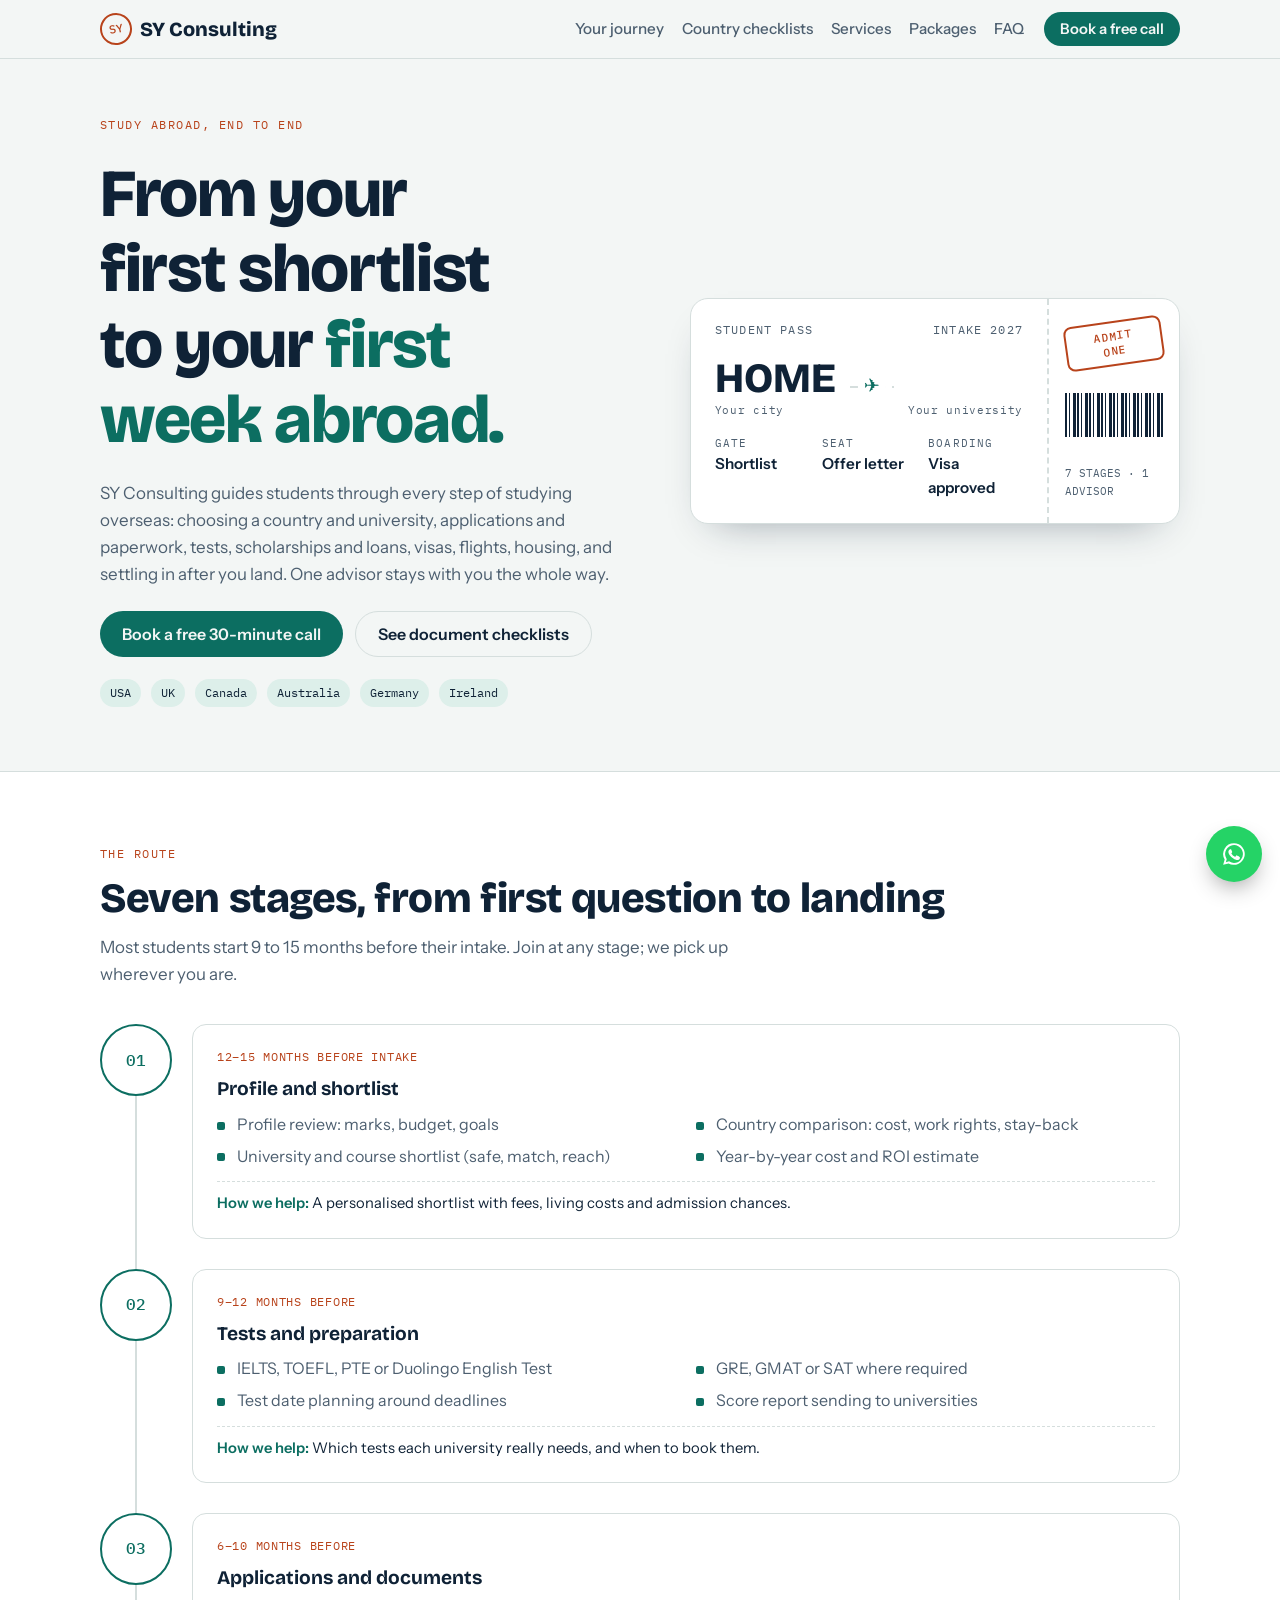
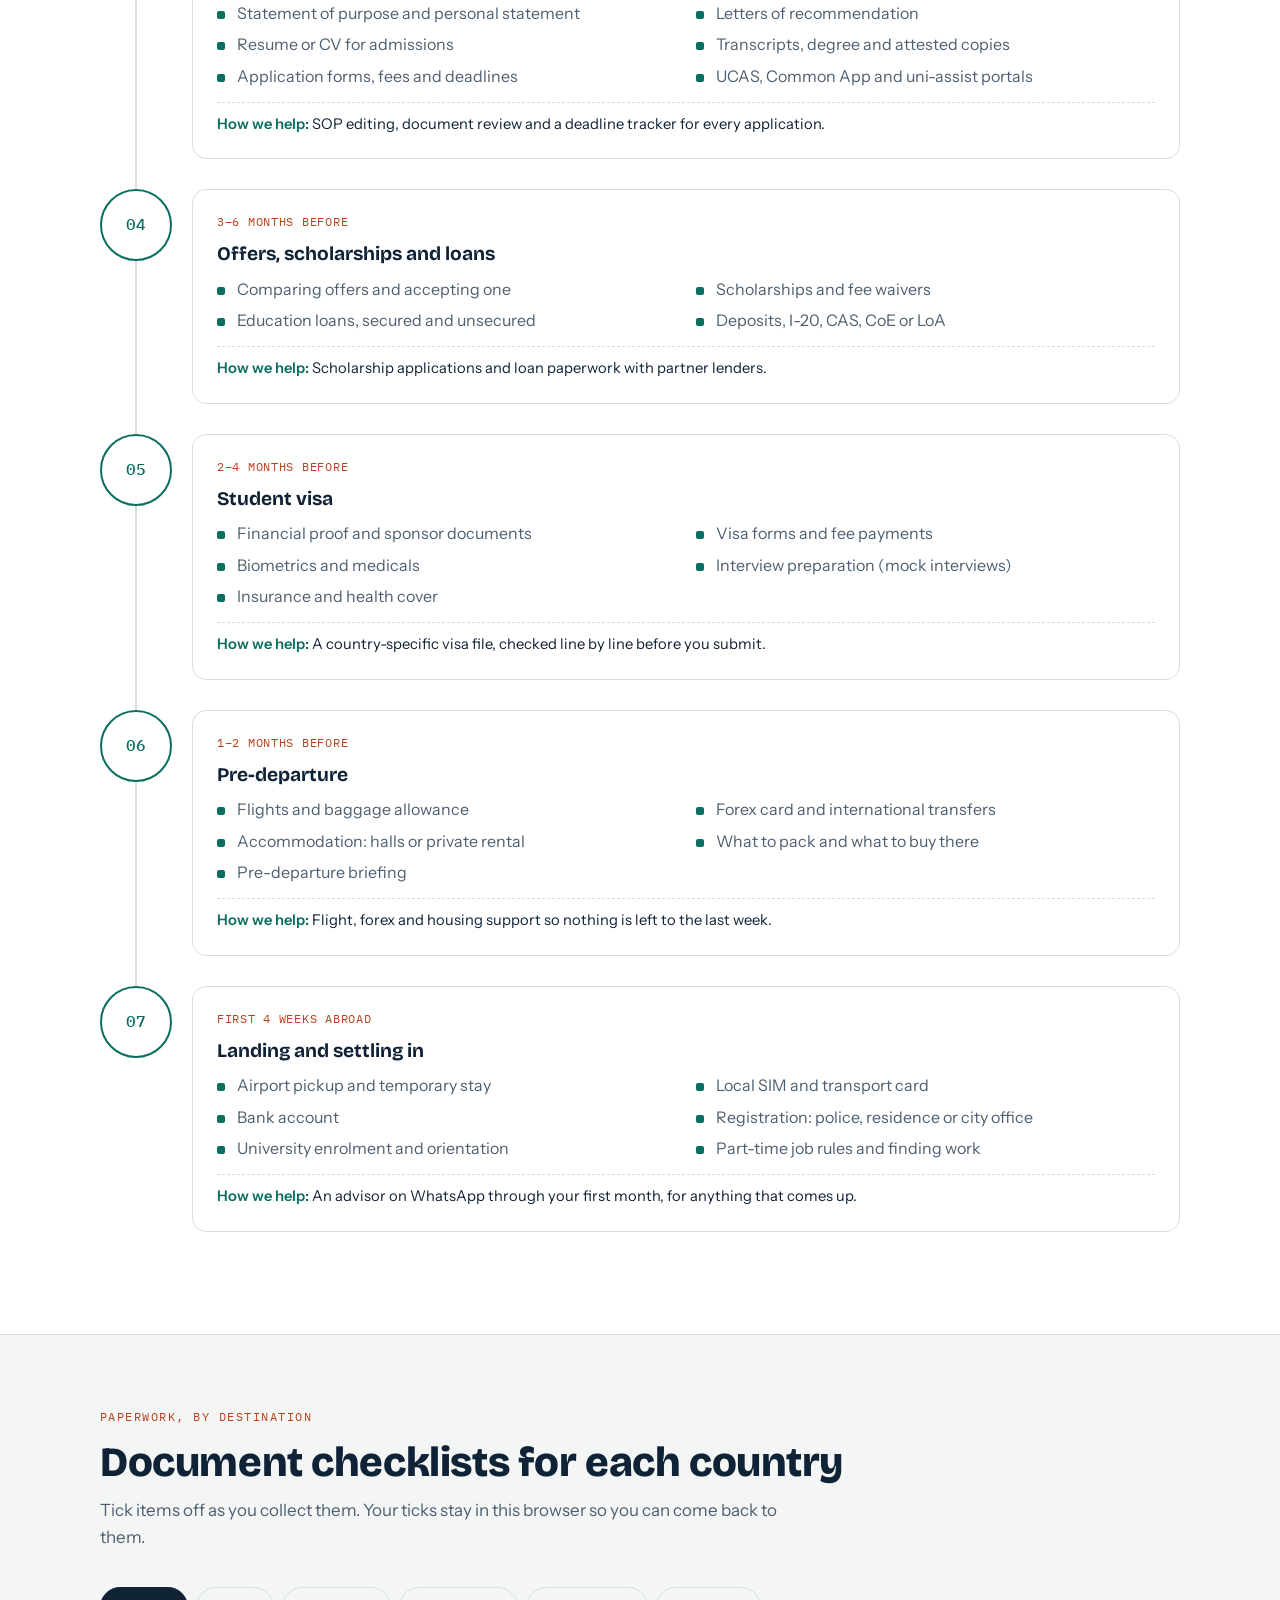
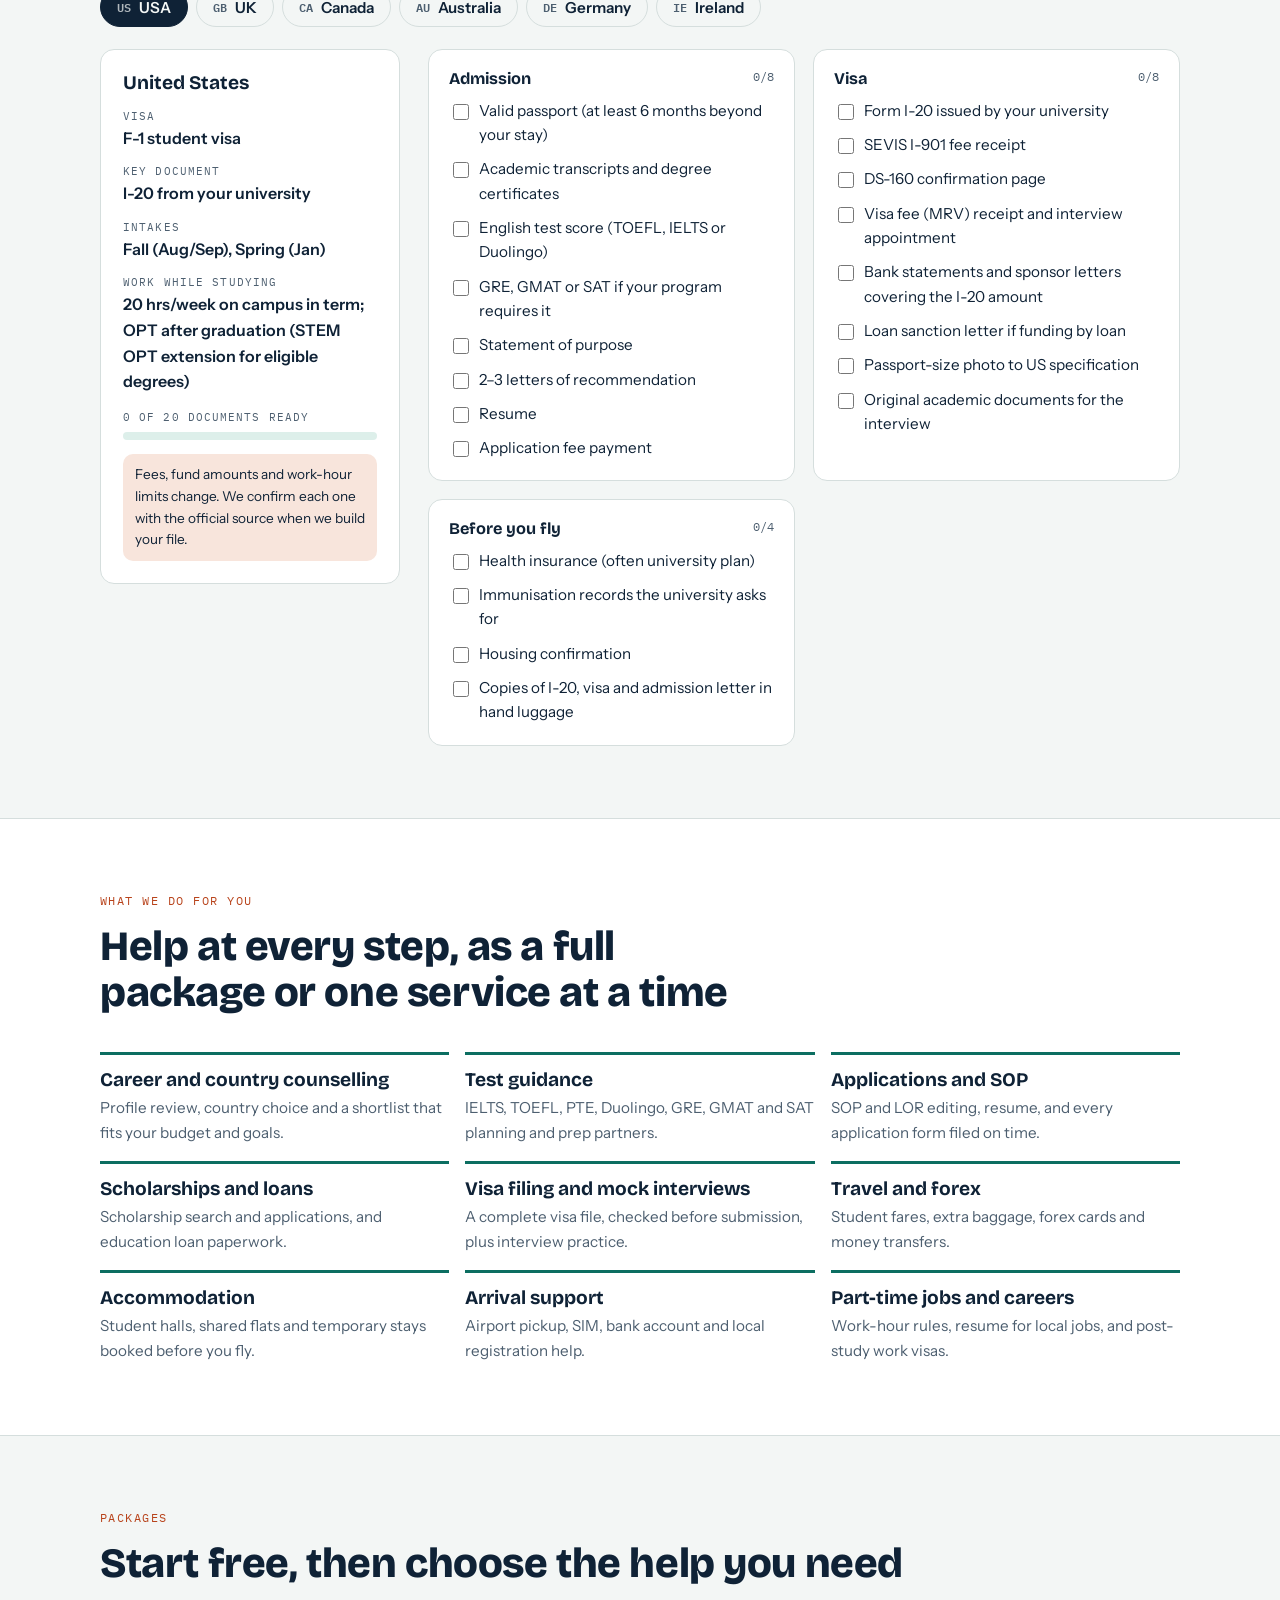
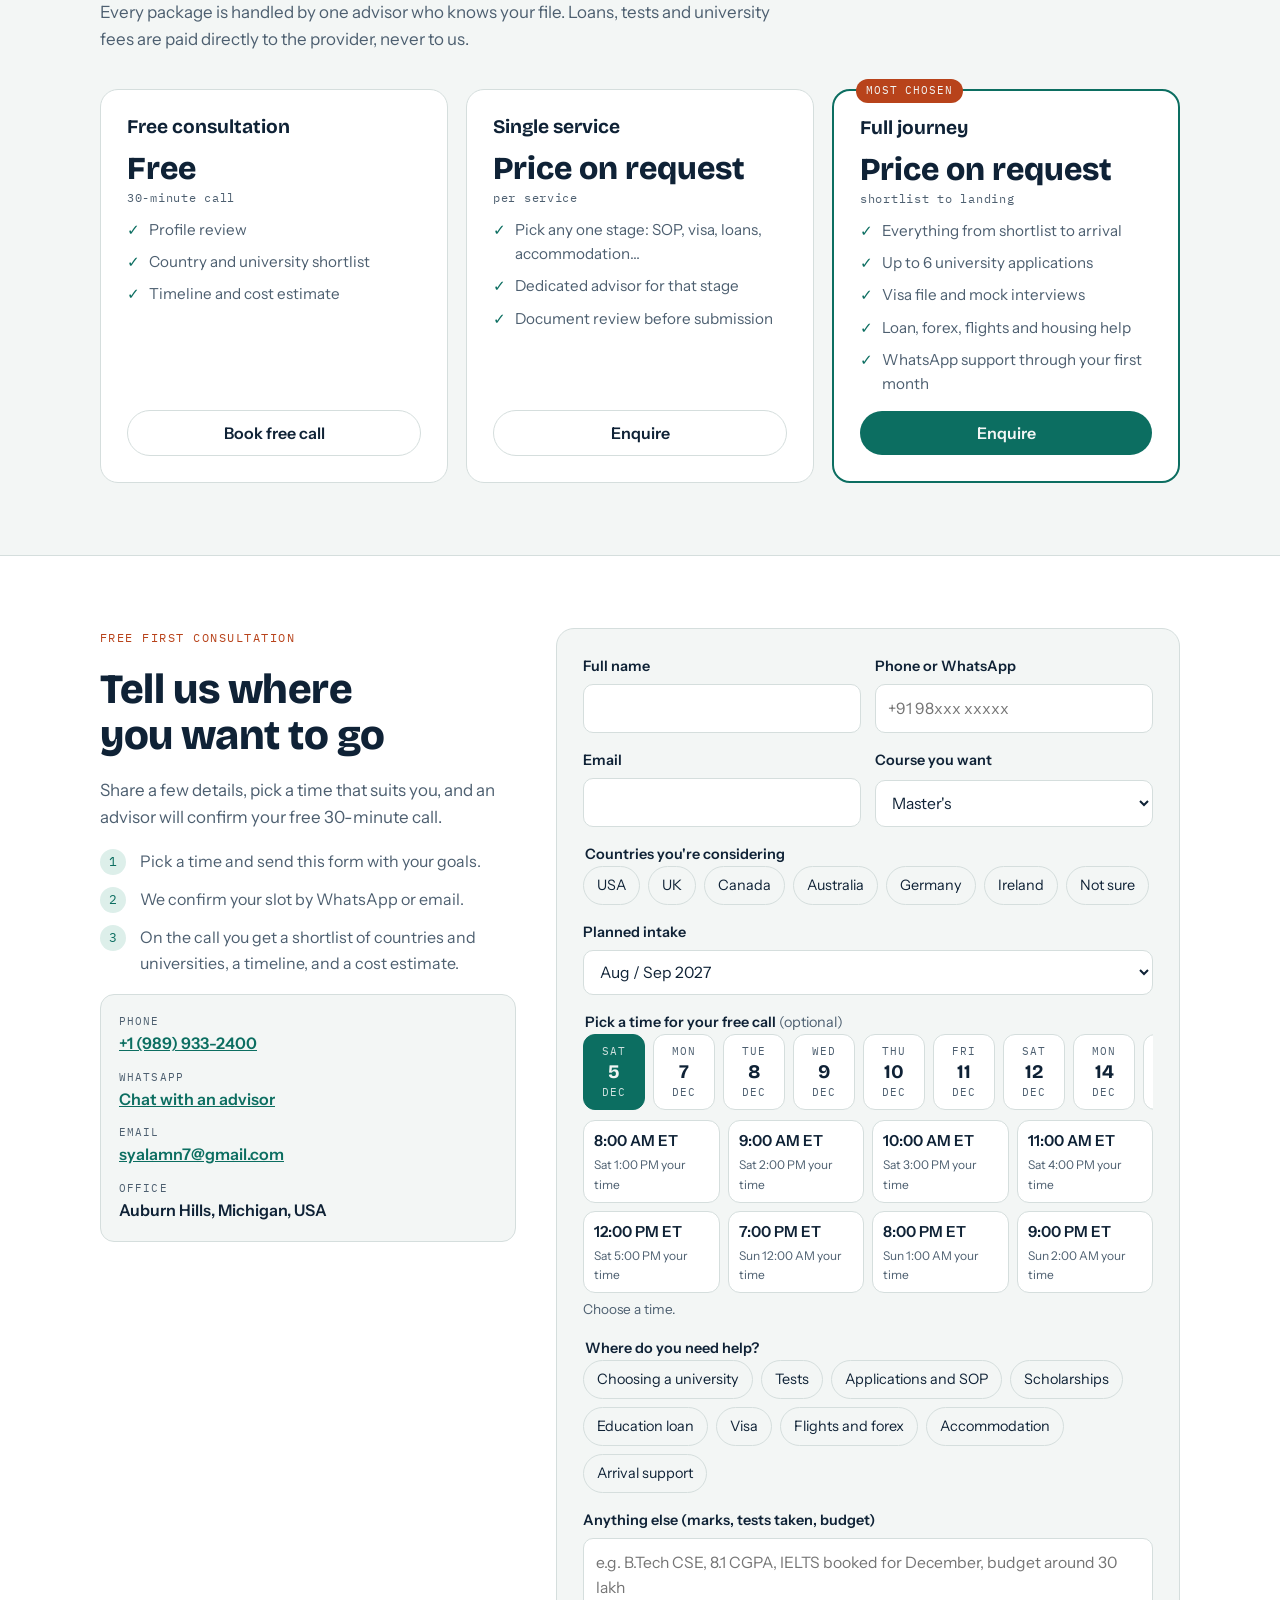
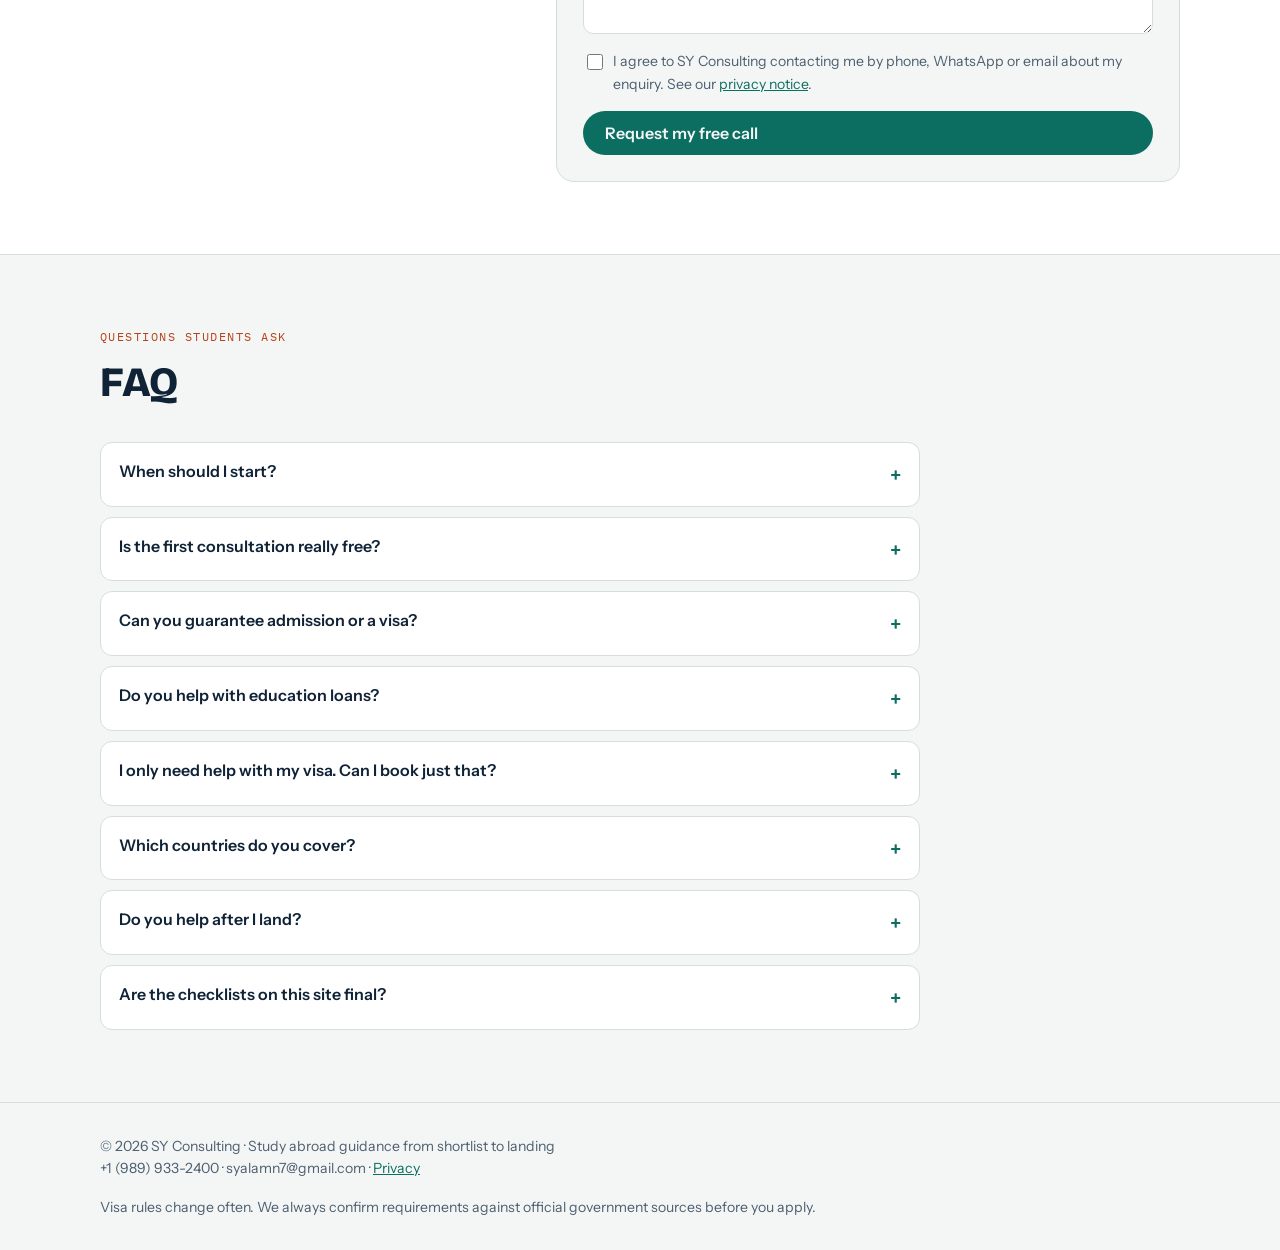
<file: index.html>
<!doctype html>
<html lang="en">
<head>
<meta charset="utf-8">
<meta name="viewport" content="width=device-width, initial-scale=1, viewport-fit=cover">
<title>SY Consulting | Study abroad guidance from shortlist to landing</title>
<meta name="description" content="SY Consulting helps students study abroad in the USA, UK, Canada, Australia, Germany and Ireland: university shortlists, applications and SOPs, scholarships and loans, visas, travel, housing and support after landing. Book a free call.">
<meta name="theme-color" content="#0F2236">
<link rel="icon" href="favicon.svg" type="image/svg+xml">
<meta property="og:type" content="website">
<meta property="og:title" content="SY Consulting | Study abroad, end to end">
<meta property="og:description" content="From your first shortlist to your first week abroad. Free 30-minute consultation.">
<meta property="og:image" content="https://sai-code-glitch.github.io/sy-consulting/og-image.png">
<meta property="og:url" content="https://sai-code-glitch.github.io/sy-consulting/">
<link rel="canonical" href="https://sai-code-glitch.github.io/sy-consulting/">
<link rel="preconnect" href="https://fonts.googleapis.com">
<link rel="preconnect" href="https://fonts.gstatic.com" crossorigin>
<link rel="stylesheet" href="https://fonts.googleapis.com/css2?family=Bricolage+Grotesque:opsz,wght@12..96,500;12..96,700;12..96,800&family=Instrument+Sans:wght@400;500;600&family=IBM+Plex+Mono:wght@400;500&display=swap">
<link rel="stylesheet" href="css/style.css">
<script type="application/ld+json">
{"@context":"https://schema.org","@type":"EducationalOrganization","name":"SY Consulting","description":"Study abroad consultancy: admissions, visas, loans, travel and settling in.","areaServed":"IN"}
</script>
</head>
<body>
<header class="nav">
  <div class="wrap">
    <a class="brand" href="#top"><span class="brand-mark">SY</span>SY Consulting</a>
    <nav class="nav-links" aria-label="Sections">
      <a href="#journey">Your journey</a>
      <a href="#countries">Country checklists</a>
      <a href="#services">Services</a>
      <a href="#pricing">Packages</a>
      <a href="#faq">FAQ</a>
    </nav>
    <a class="btn" href="#book">Book a free call</a>
  </div>
</header>

<main id="top">
<section class="hero">
  <div class="wrap hero-grid">
    <div class="hero-copy">
      <span class="eyebrow">Study abroad, end to end</span>
      <h1>From your first shortlist to your <em>first week abroad.</em></h1>
      <p class="lede">SY Consulting guides students through every step of studying overseas: choosing a country and university, applications and paperwork, tests, scholarships and loans, visas, flights, housing, and settling in after you land. One advisor stays with you the whole way.</p>
      <div class="hero-ctas">
        <a class="btn" href="#book">Book a free 30-minute call</a>
        <a class="btn ghost" href="#countries">See document checklists</a>
      </div>
      <div class="trust">
        <span class="chip">USA</span><span class="chip">UK</span><span class="chip">Canada</span><span class="chip">Australia</span><span class="chip">Germany</span><span class="chip">Ireland</span>
      </div>
    </div>
    <div class="pass" aria-label="Sample boarding pass showing your study abroad route">
      <div class="pass-main">
        <div class="pass-top"><span>Student pass</span><span>Intake 2027</span></div>
        <div class="route">
          <div class="code">HOME<small>Your city</small></div>
          <div class="flight" aria-hidden="true"></div>
          <div class="code" style="text-align:right"><span id="destCode">USA</span><small id="destName">Your university</small></div>
        </div>
        <div class="pass-fields">
          <div><div class="field-k">Gate</div><div class="field-v">Shortlist</div></div>
          <div><div class="field-k">Seat</div><div class="field-v">Offer letter</div></div>
          <div><div class="field-k">Boarding</div><div class="field-v">Visa approved</div></div>
        </div>
      </div>
      <div class="pass-stub">
        <div class="stamp">ADMIT<br>ONE</div>
        <div class="barcode" aria-hidden="true"></div>
        <div>7 STAGES · 1 ADVISOR</div>
      </div>
    </div>
  </div>
</section>

<section id="journey" class="alt">
  <div class="wrap">
    <div class="sec-head">
      <span class="eyebrow">The route</span>
      <h2>Seven stages, from first question to landing</h2>
      <p class="lede">Most students start 9 to 15 months before their intake. Join at any stage; we pick up wherever you are.</p>
    </div>
    <div class="journey" id="stages"></div>
  </div>
</section>

<section id="countries">
  <div class="wrap">
    <div class="sec-head">
      <span class="eyebrow">Paperwork, by destination</span>
      <h2>Document checklists for each country</h2>
      <p class="lede">Tick items off as you collect them. Your ticks stay in this browser so you can come back to them.</p>
    </div>
    <div class="tabs" role="tablist" id="tabs"></div>
    <div class="country" id="country"></div>
  </div>
</section>

<section id="services" class="alt">
  <div class="wrap">
    <div class="sec-head">
      <span class="eyebrow">What we do for you</span>
      <h2>Help at every step, as a full package or one service at a time</h2>
    </div>
    <div class="svc-grid" id="svc"></div>
  </div>
</section>

<section id="pricing">
  <div class="wrap">
    <div class="sec-head">
      <span class="eyebrow">Packages</span>
      <h2>Start free, then choose the help you need</h2>
      <p class="lede">Every package is handled by one advisor who knows your file. Loans, tests and university fees are paid directly to the provider, never to us.</p>
    </div>
    <div class="pkgs" id="pkgs"></div>
  </div>
</section>

<section id="book" class="alt">
  <div class="wrap book">
    <div class="book-side">
      <span class="eyebrow">Free first consultation</span>
      <h2>Tell us where you want to go</h2>
      <p class="lede">Share a few details, pick a time that suits you, and an advisor will confirm your free 30-minute call.</p>
      <ol class="steps">
        <li>Pick a time and send this form with your goals.</li>
        <li>We confirm your slot by WhatsApp or email.</li>
        <li>On the call you get a shortlist of countries and universities, a timeline, and a cost estimate.</li>
      </ol>
      <a class="btn ghost" id="pickTime" href="#book" target="_blank" rel="noopener" hidden>Pick a time for your call</a>
      <dl class="contact" id="contactList" hidden></dl>
    </div>
    <form id="enq" novalidate>
      <div class="row">
        <div class="f"><label for="name">Full name</label><input id="name" name="name" autocomplete="name" required></div>
        <div class="f"><label for="phone">Phone or WhatsApp</label><input id="phone" name="phone" type="tel" autocomplete="tel" placeholder="+91 98xxx xxxxx" required></div>
      </div>
      <div class="row">
        <div class="f"><label for="email">Email</label><input id="email" name="email" type="email" autocomplete="email" required></div>
        <div class="f"><label for="level">Course you want</label>
          <select id="level" name="level">
            <option>Bachelor's</option><option selected>Master's</option><option>PhD</option><option>Diploma or certificate</option><option>Not sure yet</option>
          </select></div>
      </div>
      <fieldset class="f"><legend>Countries you're considering</legend>
        <div class="picks" id="destPicks"></div></fieldset>
      <div class="f"><label for="intake">Planned intake</label>
        <select id="intake" name="intake">
          <option>Jan / Feb 2027</option><option>May 2027</option><option selected>Aug / Sep 2027</option><option>Jan / Feb 2028</option><option>Not sure yet</option>
        </select></div>
      <fieldset class="f slots" id="slotPicker"><legend>Pick a time for your free call <span class="opt">(optional)</span></legend>
        <div class="days" id="days" role="radiogroup" aria-label="Day"></div>
        <div class="times" id="times" role="radiogroup" aria-label="Time"></div>
        <p class="note" id="slotNote"></p>
      </fieldset>
      <fieldset class="f"><legend>Where do you need help?</legend>
        <div class="picks" id="svcPicks"></div></fieldset>
      <div class="f"><label for="msg">Anything else (marks, tests taken, budget)</label><textarea id="msg" name="msg" placeholder="e.g. B.Tech CSE, 8.1 CGPA, IELTS booked for December, budget around 30 lakh"></textarea></div>
      <div class="hp" aria-hidden="true"><label for="company">Company</label><input id="company" name="company" tabindex="-1" autocomplete="off"></div>
      <label class="consent" for="consent"><input type="checkbox" id="consent" name="consent"><span>I agree to SY Consulting contacting me by phone, WhatsApp or email about my enquiry. See our <a href="privacy.html">privacy notice</a>.</span></label>
      <p class="err" id="err" hidden></p>
      <button class="btn" type="submit" id="send">Request my free call</button>
      <div class="done" id="done" hidden></div>
    </form>
  </div>
</section>

<section id="faq">
  <div class="wrap">
    <div class="sec-head">
      <span class="eyebrow">Questions students ask</span>
      <h2>FAQ</h2>
    </div>
    <div class="faq" id="faqList"></div>
  </div>
</section>
</main>

<footer>
  <div class="wrap">
    <span>© 2026 SY Consulting · Study abroad guidance from shortlist to landing<br><span id="footContact"></span></span>
    <span>Visa rules change often. We always confirm requirements against official government sources before you apply.</span>
  </div>
</footer>

<a class="wa-float" id="waFloat" href="#book" target="_blank" rel="noopener" aria-label="Chat with us on WhatsApp" hidden>
  <svg viewBox="0 0 24 24" width="26" height="26" aria-hidden="true"><path fill="currentColor" d="M12 2a10 10 0 0 0-8.6 15.1L2 22l5-1.3A10 10 0 1 0 12 2zm0 18.2a8.2 8.2 0 0 1-4.2-1.2l-.3-.2-3 .8.8-2.9-.2-.3A8.2 8.2 0 1 1 12 20.2zm4.5-6.1c-.2-.1-1.5-.7-1.7-.8-.2-.1-.4-.1-.6.1l-.8 1c-.1.2-.3.2-.5.1a6.7 6.7 0 0 1-3.3-2.9c-.3-.4.3-.4.7-1.3.1-.2 0-.3 0-.4l-.8-1.8c-.2-.5-.4-.4-.6-.4h-.5a1 1 0 0 0-.7.3 3 3 0 0 0-.9 2.2 5.2 5.2 0 0 0 1.1 2.7 11.8 11.8 0 0 0 4.5 4c1.7.7 2.3.8 3.2.6.5-.1 1.5-.6 1.7-1.2.2-.6.2-1.1.2-1.2-.1-.1-.3-.2-.5-.3z"/></svg>
</a>

<script src="js/config.js"></script>
<script src="js/main.js"></script>
</body>
</html>
</file>
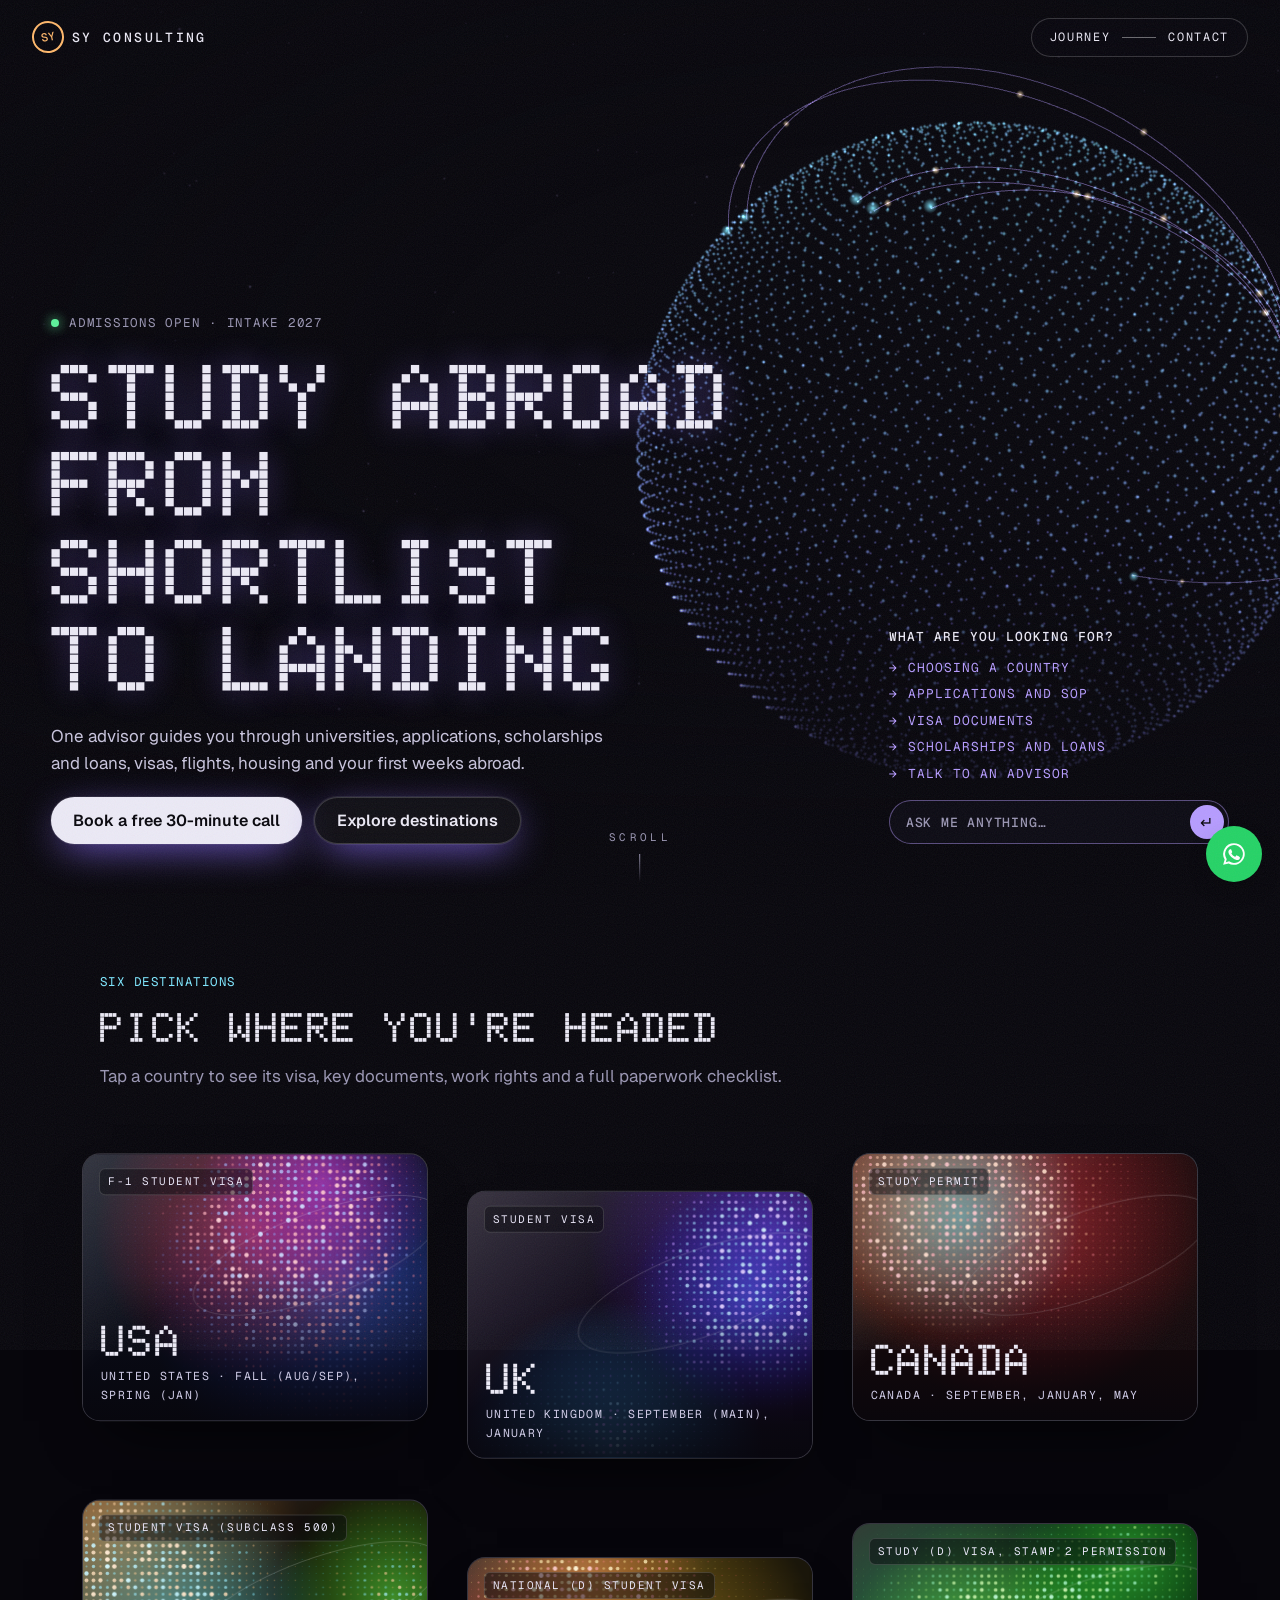
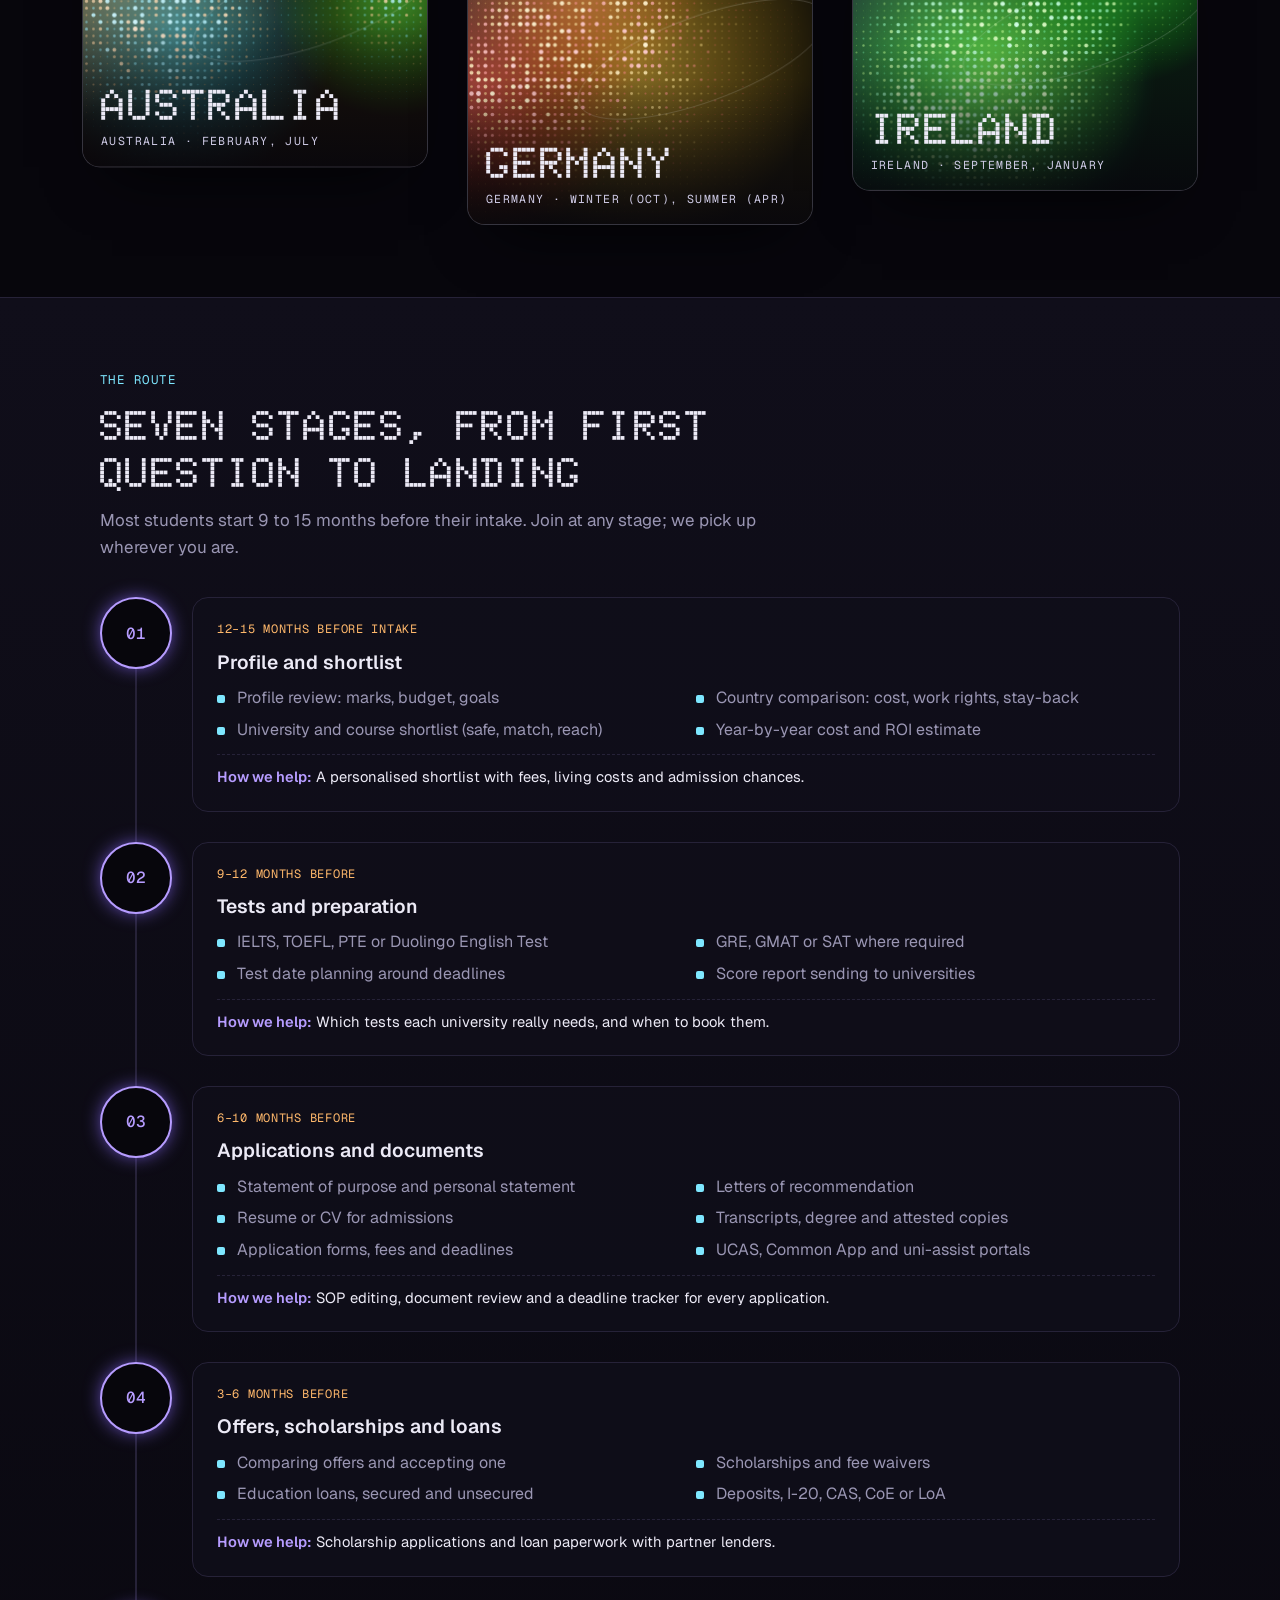
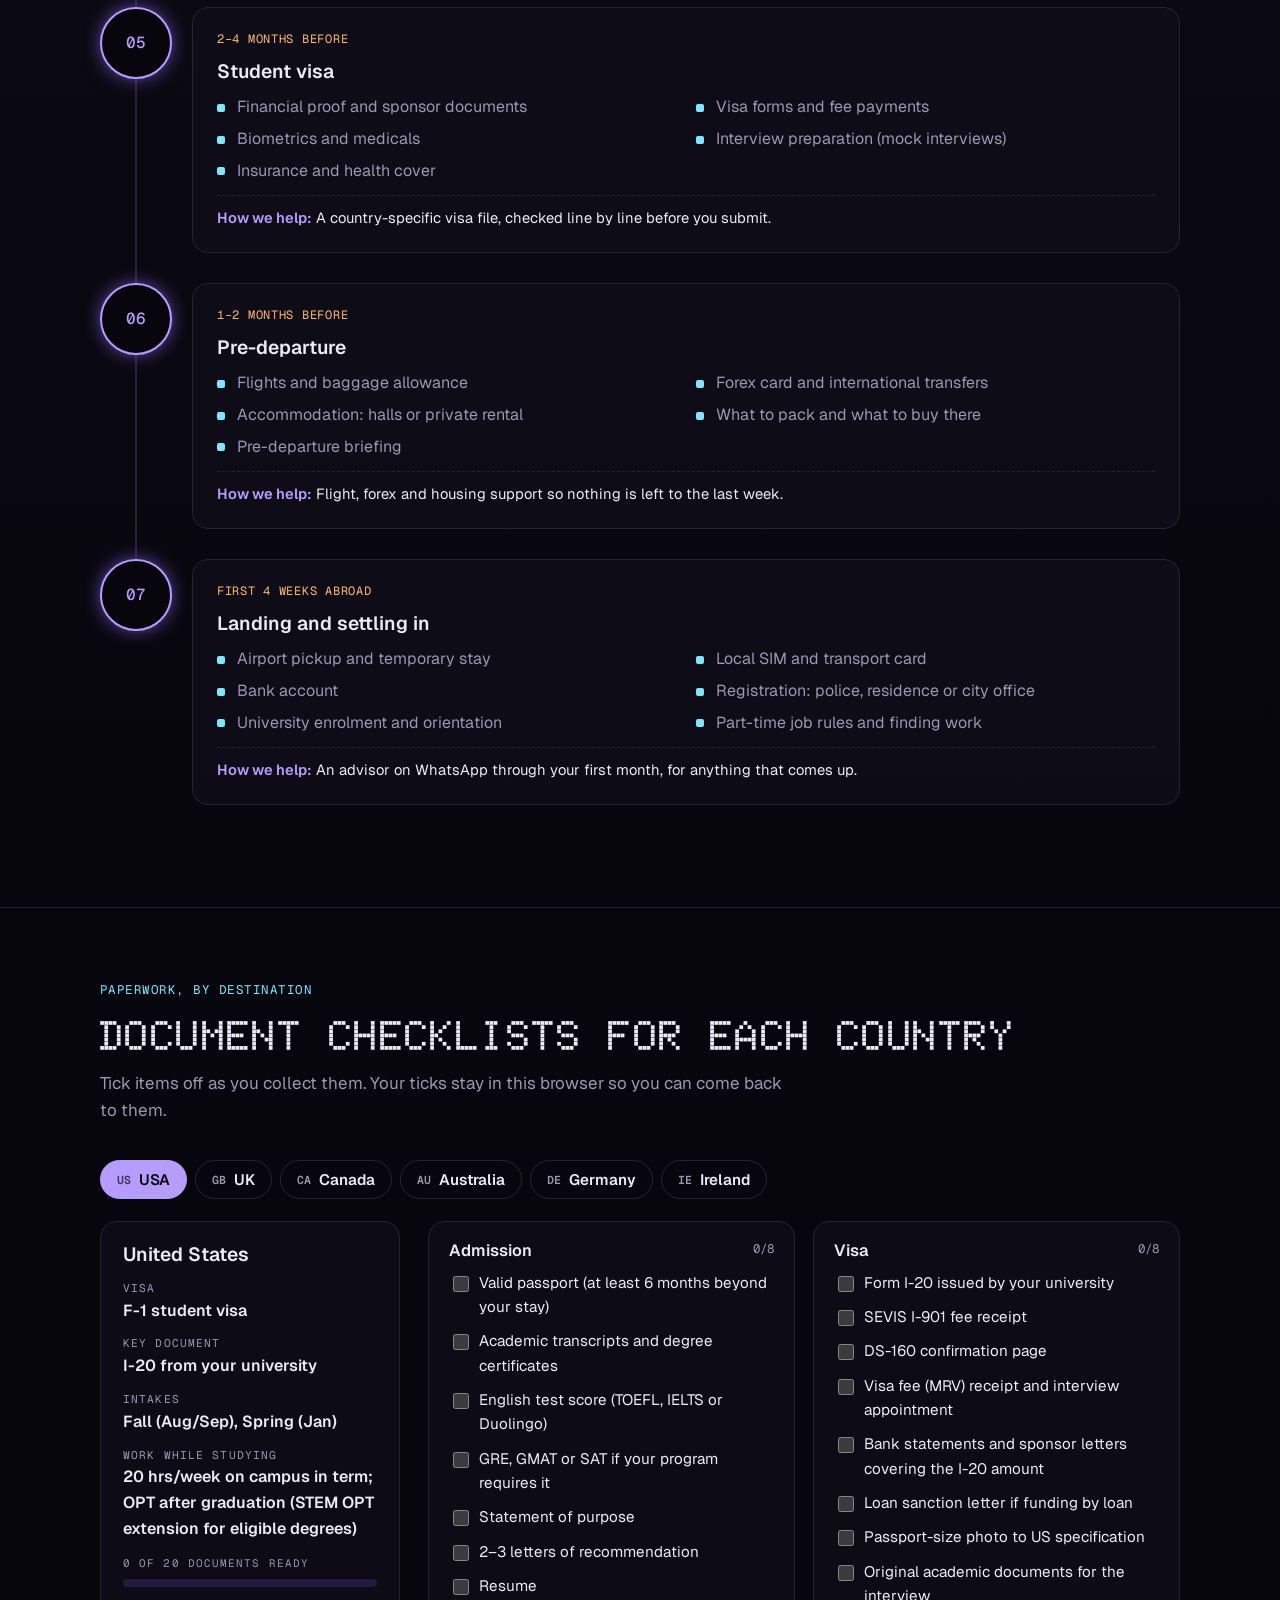
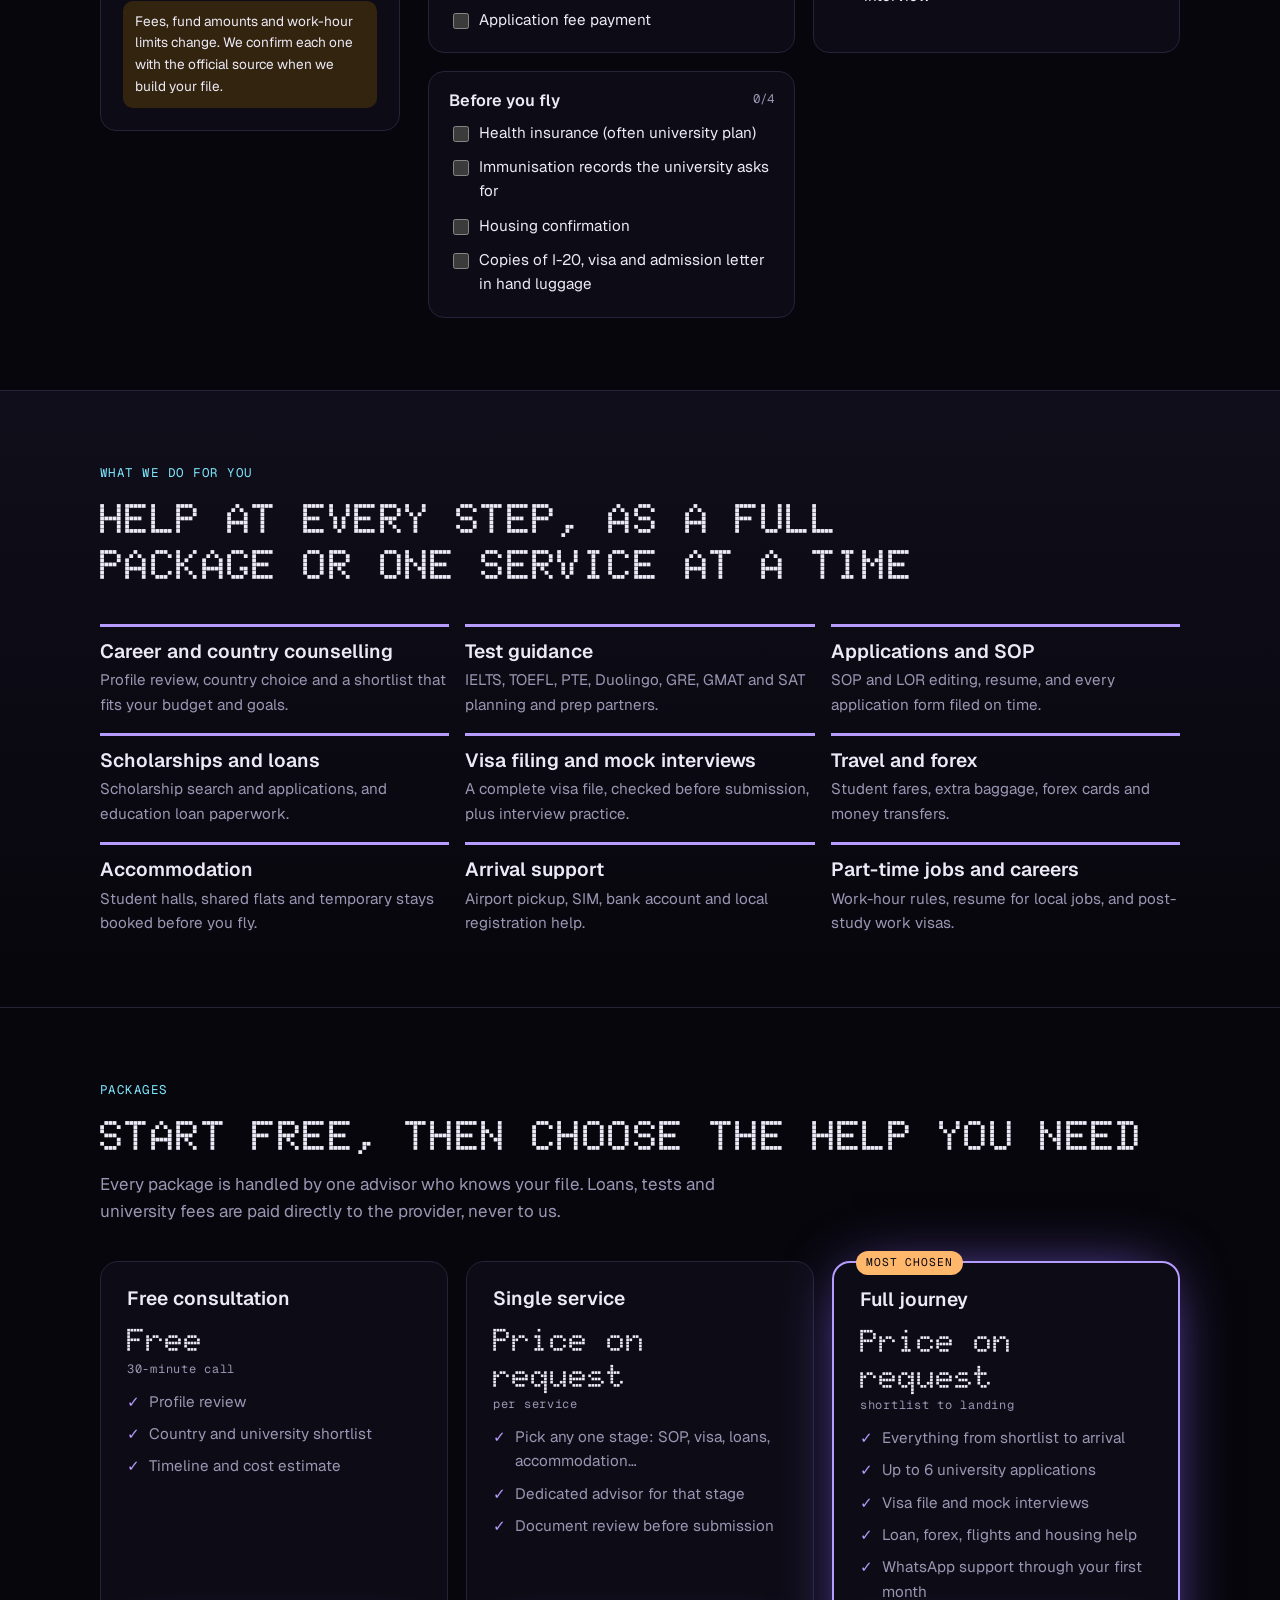
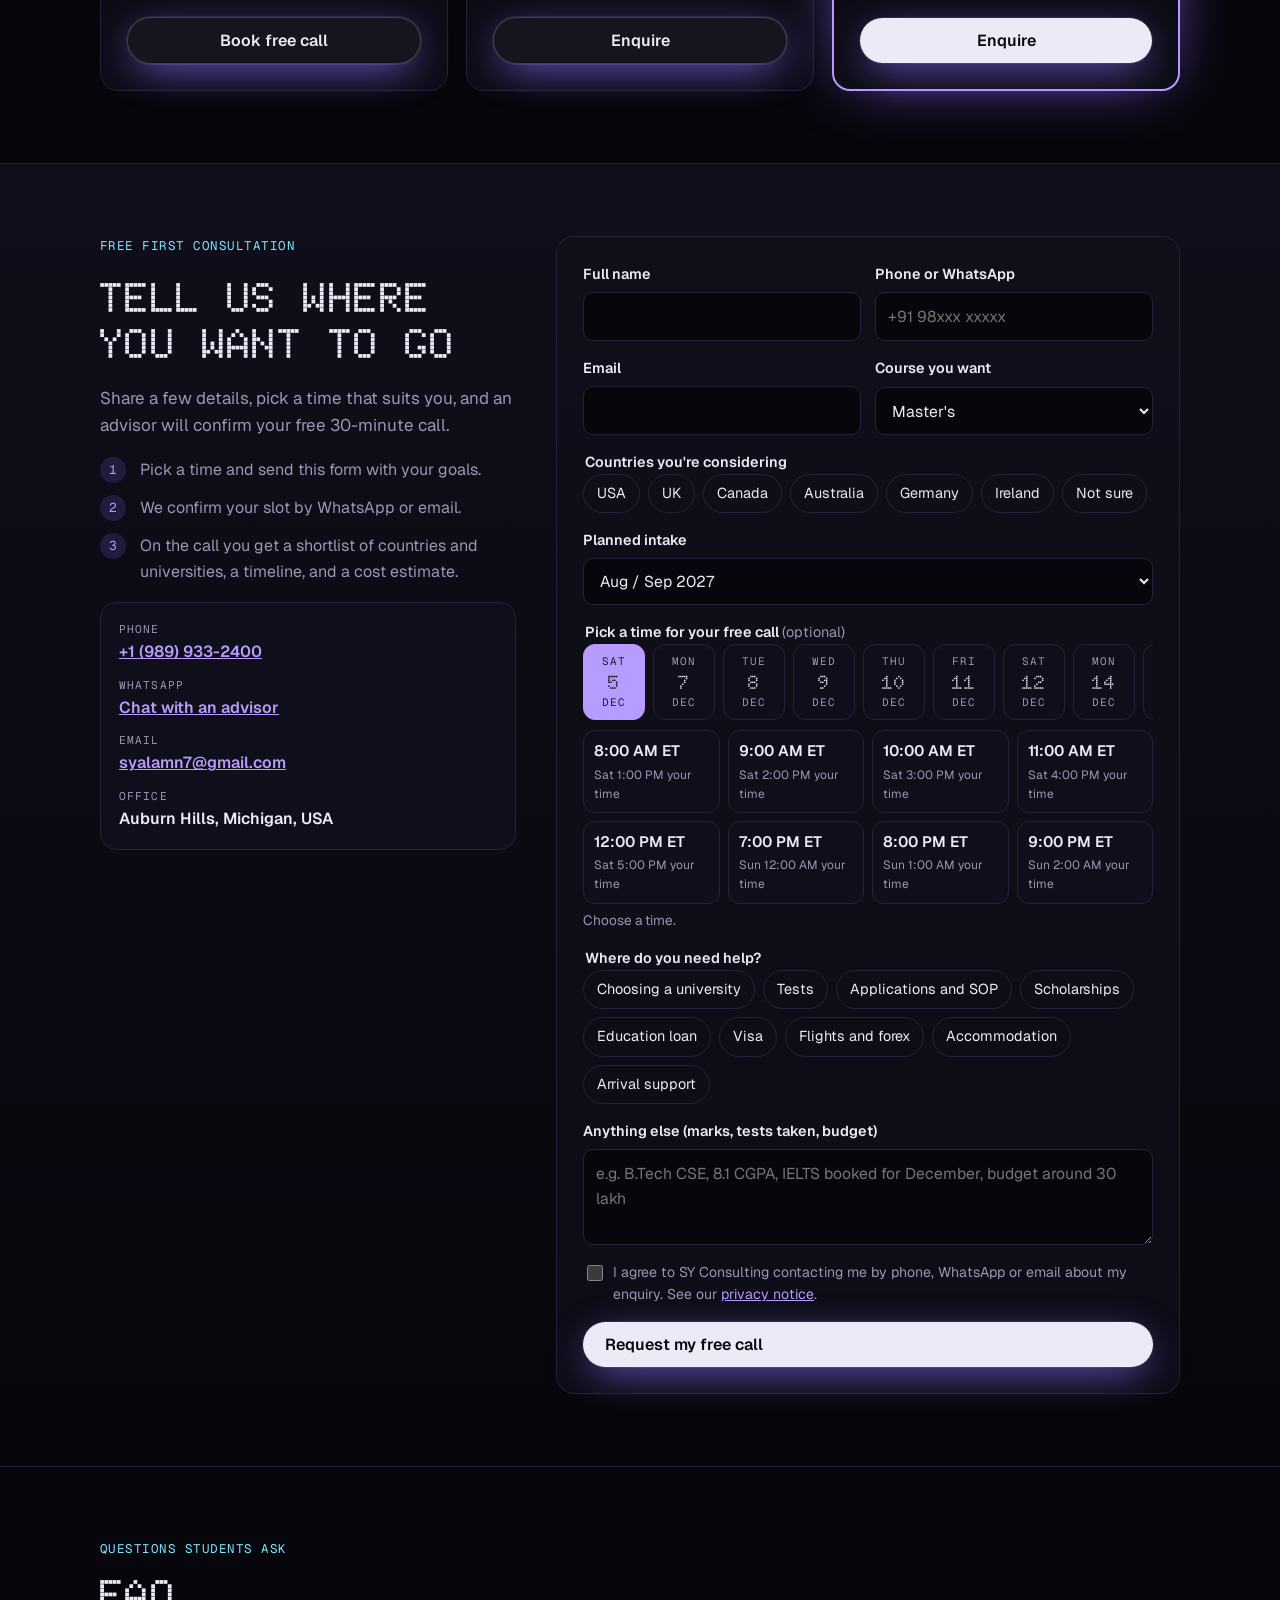
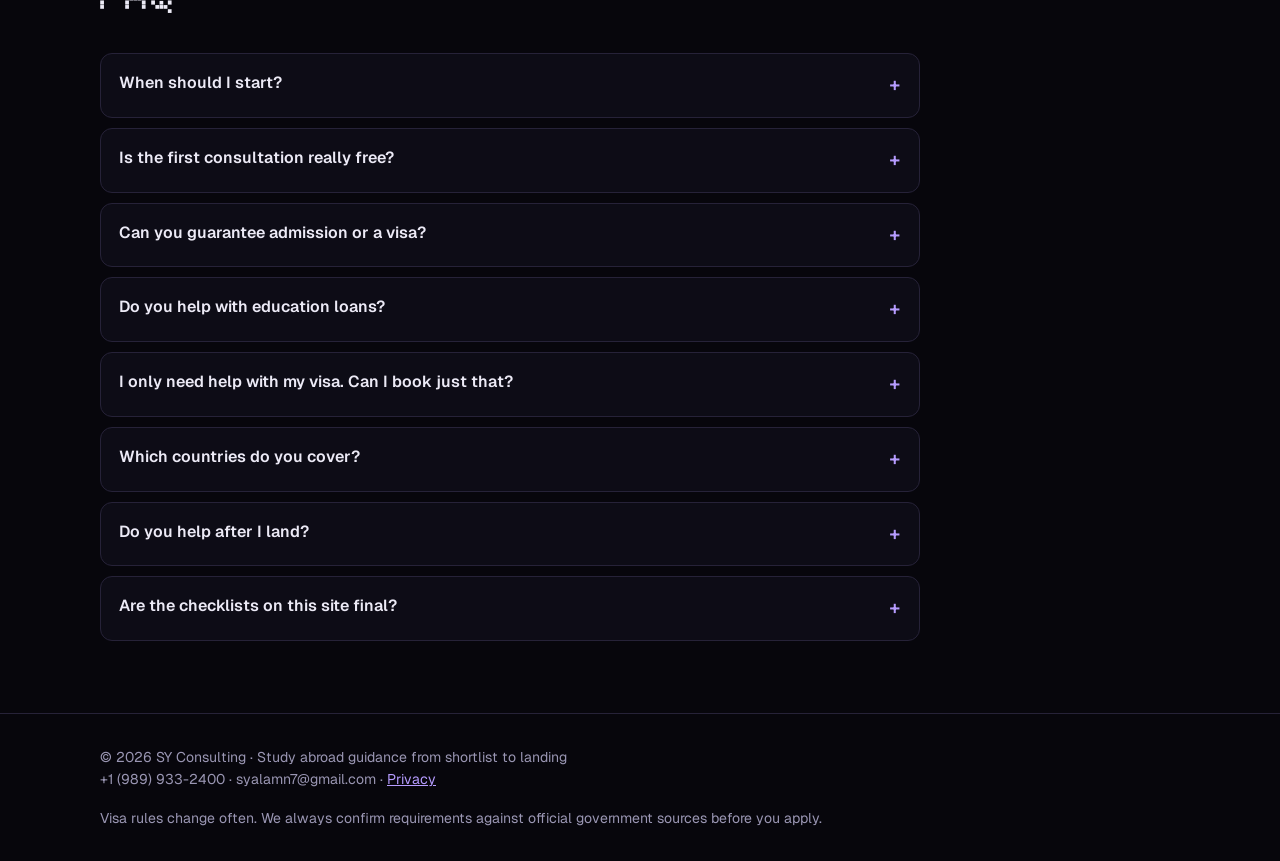
<file: v2/index.html>
<!doctype html>
<html lang="en">
<head>
<meta charset="utf-8">
<meta name="viewport" content="width=device-width, initial-scale=1, viewport-fit=cover">
<title>SY Consulting | Study abroad guidance from shortlist to landing</title>
<meta name="description" content="SY Consulting helps students study abroad in the USA, UK, Canada, Australia, Germany and Ireland: university shortlists, applications and SOPs, scholarships and loans, visas, travel, housing and support after landing. Book a free call.">
<meta name="theme-color" content="#07060C">
<link rel="icon" href="../favicon.svg" type="image/svg+xml">
<meta property="og:type" content="website">
<meta property="og:title" content="SY Consulting | Study abroad, end to end">
<meta property="og:description" content="From your first shortlist to your first week abroad. Free 30-minute consultation.">
<meta property="og:image" content="https://sai-code-glitch.github.io/sy-consulting/og-image.png">
<link rel="preconnect" href="https://fonts.googleapis.com">
<link rel="preconnect" href="https://fonts.gstatic.com" crossorigin>
<link rel="stylesheet" href="https://fonts.googleapis.com/css2?family=Doto:wght@600;800;900&family=Geist:wght@400;500;600&family=Geist+Mono:wght@400;500&display=swap">
<link rel="stylesheet" href="css/v2.css">
</head>
<body>
<div class="grain" aria-hidden="true"></div>

<header class="topbar">
  <a class="brand" href="#top"><span class="brand-mark">SY</span><span class="brand-word">SY CONSULTING</span></a>
  <nav class="pill" aria-label="Sections">
    <a href="#journey">Journey</a><span class="pill-line" aria-hidden="true"></span><a href="#book">Contact</a>
  </nav>
</header>

<main id="top">
<section class="stage-hero" aria-label="Introduction">
  <canvas id="globe" aria-hidden="true"></canvas>
  <div class="hero-veil" aria-hidden="true"></div>
  <div class="hero-inner">
    <p class="kicker"><span class="dot"></span>Admissions open · Intake 2027</p>
    <h1 class="pixel" data-scramble>Study abroad<br>from shortlist<br>to landing</h1>
    <p class="hero-sub">One advisor guides you through universities, applications, scholarships and loans, visas, flights, housing and your first weeks abroad.</p>
    <div class="hero-ctas">
      <a class="btn" href="#book">Book a free 30-minute call</a>
      <a class="btn ghost" href="#destinations">Explore destinations</a>
    </div>
  </div>
  <div class="finder">
    <p class="finder-q">What are you looking for?</p>
    <ul class="finder-list">
      <li><a href="#destinations">Choosing a country</a></li>
      <li><a href="#journey">Applications and SOP</a></li>
      <li><a href="#countries">Visa documents</a></li>
      <li><a href="#services">Scholarships and loans</a></li>
      <li><a href="#book">Talk to an advisor</a></li>
    </ul>
    <form class="ask" id="askForm" autocomplete="off">
      <label class="sr" for="askInput">Ask a question</label>
      <input id="askInput" placeholder="Ask me anything…" maxlength="200">
      <button type="submit" aria-label="Ask">↵</button>
    </form>
    <div class="ask-answer" id="askAnswer" hidden aria-live="polite"></div>
  </div>
  <a class="scroll-cue" href="#destinations" aria-label="Scroll to destinations">Scroll</a>
</section>

<section id="destinations" class="dest">
  <div class="wrap">
    <div class="sec-head">
      <span class="eyebrow">Six destinations</span>
      <h2 class="pixel" data-scramble>Pick where you're headed</h2>
      <p class="lede">Tap a country to see its visa, key documents, work rights and a full paperwork checklist.</p>
    </div>
  </div>
  <div class="deck" id="deck"></div>
</section>
<section id="journey" class="alt">
  <div class="wrap">
    <div class="sec-head">
      <span class="eyebrow">The route</span>
      <h2>Seven stages, from first question to landing</h2>
      <p class="lede">Most students start 9 to 15 months before their intake. Join at any stage; we pick up wherever you are.</p>
    </div>
    <div class="journey" id="stages"></div>
  </div>
</section>

<section id="countries">
  <div class="wrap">
    <div class="sec-head">
      <span class="eyebrow">Paperwork, by destination</span>
      <h2>Document checklists for each country</h2>
      <p class="lede">Tick items off as you collect them. Your ticks stay in this browser so you can come back to them.</p>
    </div>
    <div class="tabs" role="tablist" id="tabs"></div>
    <div class="country" id="country"></div>
  </div>
</section>

<section id="services" class="alt">
  <div class="wrap">
    <div class="sec-head">
      <span class="eyebrow">What we do for you</span>
      <h2>Help at every step, as a full package or one service at a time</h2>
    </div>
    <div class="svc-grid" id="svc"></div>
  </div>
</section>

<section id="pricing">
  <div class="wrap">
    <div class="sec-head">
      <span class="eyebrow">Packages</span>
      <h2>Start free, then choose the help you need</h2>
      <p class="lede">Every package is handled by one advisor who knows your file. Loans, tests and university fees are paid directly to the provider, never to us.</p>
    </div>
    <div class="pkgs" id="pkgs"></div>
  </div>
</section>

<section id="book" class="alt">
  <div class="wrap book">
    <div class="book-side">
      <span class="eyebrow">Free first consultation</span>
      <h2>Tell us where you want to go</h2>
      <p class="lede">Share a few details, pick a time that suits you, and an advisor will confirm your free 30-minute call.</p>
      <ol class="steps">
        <li>Pick a time and send this form with your goals.</li>
        <li>We confirm your slot by WhatsApp or email.</li>
        <li>On the call you get a shortlist of countries and universities, a timeline, and a cost estimate.</li>
      </ol>
      <a class="btn ghost" id="pickTime" href="#book" target="_blank" rel="noopener" hidden>Pick a time for your call</a>
      <dl class="contact" id="contactList" hidden></dl>
    </div>
    <form id="enq" novalidate>
      <div class="row">
        <div class="f"><label for="name">Full name</label><input id="name" name="name" autocomplete="name" required></div>
        <div class="f"><label for="phone">Phone or WhatsApp</label><input id="phone" name="phone" type="tel" autocomplete="tel" placeholder="+91 98xxx xxxxx" required></div>
      </div>
      <div class="row">
        <div class="f"><label for="email">Email</label><input id="email" name="email" type="email" autocomplete="email" required></div>
        <div class="f"><label for="level">Course you want</label>
          <select id="level" name="level">
            <option>Bachelor's</option><option selected>Master's</option><option>PhD</option><option>Diploma or certificate</option><option>Not sure yet</option>
          </select></div>
      </div>
      <fieldset class="f"><legend>Countries you're considering</legend>
        <div class="picks" id="destPicks"></div></fieldset>
      <div class="f"><label for="intake">Planned intake</label>
        <select id="intake" name="intake">
          <option>Jan / Feb 2027</option><option>May 2027</option><option selected>Aug / Sep 2027</option><option>Jan / Feb 2028</option><option>Not sure yet</option>
        </select></div>
      <fieldset class="f slots" id="slotPicker"><legend>Pick a time for your free call <span class="opt">(optional)</span></legend>
        <div class="days" id="days" role="radiogroup" aria-label="Day"></div>
        <div class="times" id="times" role="radiogroup" aria-label="Time"></div>
        <p class="note" id="slotNote"></p>
      </fieldset>
      <fieldset class="f"><legend>Where do you need help?</legend>
        <div class="picks" id="svcPicks"></div></fieldset>
      <div class="f"><label for="msg">Anything else (marks, tests taken, budget)</label><textarea id="msg" name="msg" placeholder="e.g. B.Tech CSE, 8.1 CGPA, IELTS booked for December, budget around 30 lakh"></textarea></div>
      <div class="hp" aria-hidden="true"><label for="company">Company</label><input id="company" name="company" tabindex="-1" autocomplete="off"></div>
      <label class="consent" for="consent"><input type="checkbox" id="consent" name="consent"><span>I agree to SY Consulting contacting me by phone, WhatsApp or email about my enquiry. See our <a href="../privacy.html">privacy notice</a>.</span></label>
      <p class="err" id="err" hidden></p>
      <button class="btn" type="submit" id="send">Request my free call</button>
      <div class="done" id="done" hidden></div>
    </form>
  </div>
</section>

<section id="faq">
  <div class="wrap">
    <div class="sec-head">
      <span class="eyebrow">Questions students ask</span>
      <h2>FAQ</h2>
    </div>
    <div class="faq" id="faqList"></div>
  </div>
</section>
</main>

<footer>
  <div class="wrap">
    <span>© 2026 SY Consulting · Study abroad guidance from shortlist to landing<br><span id="footContact"></span></span>
    <span>Visa rules change often. We always confirm requirements against official government sources before you apply.</span>
  </div>
</footer>

<a class="wa-float" id="waFloat" href="#book" target="_blank" rel="noopener" aria-label="Chat with us on WhatsApp" hidden>
  <svg viewBox="0 0 24 24" width="26" height="26" aria-hidden="true"><path fill="currentColor" d="M12 2a10 10 0 0 0-8.6 15.1L2 22l5-1.3A10 10 0 1 0 12 2zm0 18.2a8.2 8.2 0 0 1-4.2-1.2l-.3-.2-3 .8.8-2.9-.2-.3A8.2 8.2 0 1 1 12 20.2zm4.5-6.1c-.2-.1-1.5-.7-1.7-.8-.2-.1-.4-.1-.6.1l-.8 1c-.1.2-.3.2-.5.1a6.7 6.7 0 0 1-3.3-2.9c-.3-.4.3-.4.7-1.3.1-.2 0-.3 0-.4l-.8-1.8c-.2-.5-.4-.4-.6-.4h-.5a1 1 0 0 0-.7.3 3 3 0 0 0-.9 2.2 5.2 5.2 0 0 0 1.1 2.7 11.8 11.8 0 0 0 4.5 4c1.7.7 2.3.8 3.2.6.5-.1 1.5-.6 1.7-1.2.2-.6.2-1.1.2-1.2-.1-.1-.3-.2-.5-.3z"/></svg>
</a>


<script src="vendor/three.min.js"></script>
<script src="js/config.js"></script>
<script src="js/main.js"></script>
<script src="js/v2.js"></script>
</body>
</html>
</file>
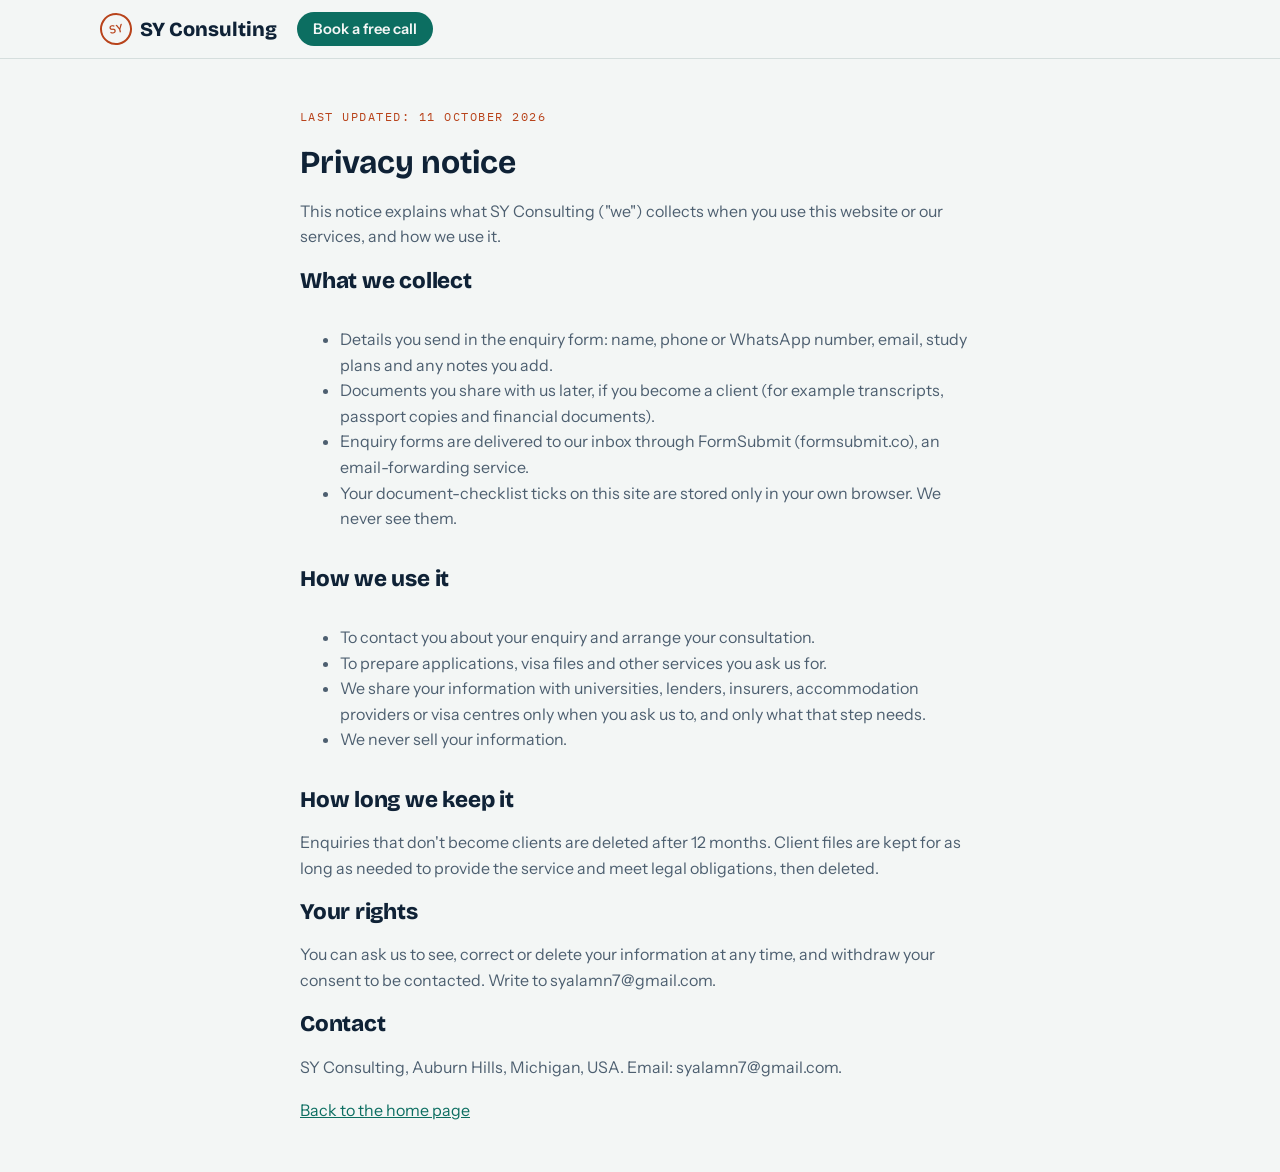
<file: privacy.html>
<!doctype html>
<html lang="en">
<head>
<meta charset="utf-8">
<meta name="viewport" content="width=device-width, initial-scale=1">
<title>Privacy notice | SY Consulting</title>
<link rel="icon" href="favicon.svg" type="image/svg+xml">
<link rel="stylesheet" href="https://fonts.googleapis.com/css2?family=Bricolage+Grotesque:opsz,wght@12..96,800&family=Instrument+Sans:wght@400;600&family=IBM+Plex+Mono&display=swap">
<link rel="stylesheet" href="css/style.css">
<style>.doc{max-width:720px;padding-block:48px;display:grid;gap:18px}.doc h2{font-size:1.4rem}.doc p,.doc li{color:var(--muted)}</style>
</head>
<body>
<header class="nav"><div class="wrap"><a class="brand" href="index.html"><span class="brand-mark">SY</span>SY Consulting</a><a class="btn" href="index.html#book">Book a free call</a></div></header>
<main class="wrap doc">
  <span class="eyebrow">Last updated: 11 October 2026</span>
  <h1>Privacy notice</h1>
  <p>This notice explains what SY Consulting ("we") collects when you use this website or our services, and how we use it.</p>
  <h2>What we collect</h2>
  <ul>
    <li>Details you send in the enquiry form: name, phone or WhatsApp number, email, study plans and any notes you add.</li>
    <li>Documents you share with us later, if you become a client (for example transcripts, passport copies and financial documents).</li>
    <li>Enquiry forms are delivered to our inbox through FormSubmit (formsubmit.co), an email-forwarding service.</li>
    <li>Your document-checklist ticks on this site are stored only in your own browser. We never see them.</li>
  </ul>
  <h2>How we use it</h2>
  <ul>
    <li>To contact you about your enquiry and arrange your consultation.</li>
    <li>To prepare applications, visa files and other services you ask us for.</li>
    <li>We share your information with universities, lenders, insurers, accommodation providers or visa centres only when you ask us to, and only what that step needs.</li>
    <li>We never sell your information.</li>
  </ul>
  <h2>How long we keep it</h2>
  <p>Enquiries that don't become clients are deleted after 12 months. Client files are kept for as long as needed to provide the service and meet legal obligations, then deleted.</p>
  <h2>Your rights</h2>
  <p>You can ask us to see, correct or delete your information at any time, and withdraw your consent to be contacted. Write to syalamn7@gmail.com.</p>
  <h2>Contact</h2>
  <p>SY Consulting, Auburn Hills, Michigan, USA. Email: syalamn7@gmail.com.</p>
  <p><a href="index.html">Back to the home page</a></p>
</main>
</body>
</html>
</file>
<file: css/style.css>
/* Layout: a boarding-pass hero, then the journey as a numbered route, country checklists as tabs, enquiry form, FAQ. */
:root{
  --paper:#F3F6F5; --card:#FFFFFF; --ink:#0F2236; --muted:#4D5F70; --line:#D5DEDD;
  --accent:#0C6E61; --accent-soft:#DDEFEA; --stamp:#B8431B; --stamp-soft:#F8E5DC;
  --display:"Bricolage Grotesque", "Segoe UI", system-ui, sans-serif;
  --body:"Instrument Sans", "Segoe UI", system-ui, sans-serif;
  --mono:"IBM Plex Mono", ui-monospace, "SFMono-Regular", Menlo, monospace;
  --radius:14px;
}
@media (prefers-color-scheme: dark){:root:not([data-theme="light"]){
  --paper:#0B1620; --card:#12212E; --ink:#E7EEF0; --muted:#9DB0BC; --line:#24384A;
  --accent:#4FC2AE; --accent-soft:#143A36; --stamp:#F08A5D; --stamp-soft:#3A2219; color-scheme:dark}}
:root[data-theme="dark"]{
  --paper:#0B1620; --card:#12212E; --ink:#E7EEF0; --muted:#9DB0BC; --line:#24384A;
  --accent:#4FC2AE; --accent-soft:#143A36; --stamp:#F08A5D; --stamp-soft:#3A2219; color-scheme:dark}
*{box-sizing:border-box}
[hidden]{display:none!important}
img{max-width:100%}
html{scroll-behavior:smooth}
@media (prefers-reduced-motion: reduce){html{scroll-behavior:auto}}
body{margin:0;background:var(--paper);color:var(--ink);font-family:var(--body);font-size:16px;line-height:1.6}
.wrap{max-width:1120px;margin:0 auto;padding-inline:20px}
a{color:var(--accent)}
:focus-visible{outline:2px solid var(--accent);outline-offset:2px;border-radius:4px}
h1,h2,h3{font-family:var(--display);line-height:1.12;text-wrap:balance;margin:0}
h2{font-size:clamp(1.8rem,4vw,2.6rem);font-weight:800;letter-spacing:-.01em}
h3{font-size:1.2rem;font-weight:700}
p{margin:0}
.eyebrow{font-family:var(--mono);font-size:.78rem;letter-spacing:.12em;text-transform:uppercase;color:var(--stamp)}
.lede{color:var(--muted);max-width:62ch;font-size:1.06rem}
section{padding-block:72px;scroll-margin-top:64px}
.sec-head{display:grid;gap:12px;margin-bottom:36px}

/* nav */
header.nav{position:sticky;top:env(safe-area-inset-top,0px);z-index:10;background:color-mix(in srgb,var(--paper) 88%,transparent);backdrop-filter:blur(8px);border-bottom:1px solid var(--line)}
.nav .wrap{display:flex;align-items:center;gap:20px;padding-block:12px}
.brand{font-family:var(--display);font-weight:800;font-size:1.25rem;text-decoration:none;color:var(--ink);display:flex;align-items:center;gap:8px}
.brand-mark{display:inline-grid;place-items:center;width:32px;height:32px;border:2px solid var(--stamp);color:var(--stamp);border-radius:50%;font-family:var(--mono);font-size:.72rem;font-weight:500;transform:rotate(-12deg)}
.nav-links{display:flex;gap:18px;margin-left:auto;flex-wrap:wrap}
.nav-links a{color:var(--muted);text-decoration:none;font-weight:500;font-size:.95rem}
.nav-links a:hover{color:var(--ink)}
.btn{display:inline-flex;align-items:center;gap:8px;background:var(--accent);color:var(--paper);border:0;border-radius:999px;padding:12px 22px;font:600 1rem var(--body);text-decoration:none;cursor:pointer}
.btn:hover{filter:brightness(1.08)}
.btn.ghost{background:transparent;color:var(--ink);border:1.5px solid var(--line)}
.nav .btn{padding:8px 16px;font-size:.92rem}
@media (max-width:760px){.nav-links{display:none}.nav .btn{margin-left:auto}}

/* hero */
.hero{padding-block:56px 64px}
.hero-grid{display:grid;grid-template-columns:1.05fr .95fr;gap:48px;align-items:center}
.hero h1{font-size:clamp(2.4rem,6vw,4.2rem);font-weight:800;letter-spacing:-.02em}
.hero h1 em{font-style:normal;color:var(--accent)}
.hero-copy{display:grid;gap:22px;min-width:0}
.hero-ctas{display:flex;gap:12px;flex-wrap:wrap}
.trust{display:flex;gap:10px;flex-wrap:wrap}
.chip{font-family:var(--mono);font-size:.78rem;padding:4px 10px;border-radius:999px;background:var(--accent-soft);color:var(--ink)}
/* boarding pass */
.pass{background:var(--card);border:1px solid var(--line);border-radius:18px;display:grid;grid-template-columns:1fr 132px;box-shadow:0 18px 40px -24px rgba(15,34,54,.45);position:relative;min-width:0}
.pass-main{padding:22px 24px;display:grid;gap:18px;min-width:0}
.pass-top{display:flex;justify-content:space-between;font-family:var(--mono);font-size:.74rem;letter-spacing:.1em;color:var(--muted);text-transform:uppercase}
.route{display:grid;grid-template-columns:auto 1fr auto;align-items:center;gap:14px}
.code{font-family:var(--display);font-weight:800;font-size:2.6rem;line-height:1}
.code small{display:block;font-family:var(--mono);font-size:.7rem;font-weight:400;color:var(--muted);letter-spacing:.06em;margin-top:6px}
.flight{height:2px;background:repeating-linear-gradient(90deg,var(--line) 0 8px,transparent 8px 14px);position:relative}
.flight::after{content:"✈";position:absolute;left:50%;top:50%;transform:translate(-50%,-55%);color:var(--accent);font-size:1.2rem;background:var(--card);padding:0 6px}
#destCode{transition:opacity .25s}
.pass-fields{display:grid;grid-template-columns:repeat(3,minmax(0,1fr));gap:12px}
.field-k{font-family:var(--mono);font-size:.68rem;letter-spacing:.1em;text-transform:uppercase;color:var(--muted)}
.field-v{font-weight:600;font-size:.95rem}
.pass-stub{border-left:2px dashed var(--line);padding:22px 16px;display:flex;flex-direction:column;justify-content:space-between;gap:12px;font-family:var(--mono);font-size:.7rem;color:var(--muted)}
.stamp{border:2px solid var(--stamp);color:var(--stamp);border-radius:8px;padding:6px 8px;text-align:center;transform:rotate(-8deg);font-weight:500;letter-spacing:.08em;line-height:1.3}
.barcode{height:44px;background:repeating-linear-gradient(90deg,var(--ink) 0 2px,transparent 2px 4px,var(--ink) 4px 5px,transparent 5px 8px,var(--ink) 8px 11px,transparent 11px 12px)}
@media (max-width:900px){.hero-grid{grid-template-columns:1fr}}
@media (max-width:480px){.pass{grid-template-columns:1fr}.pass-stub{border-left:0;border-top:2px dashed var(--line);flex-direction:row;align-items:center}.barcode{flex:1}.code{font-size:2rem}}

/* journey */
.journey{display:grid;gap:0;position:relative}
.stage{display:grid;grid-template-columns:72px 1fr;gap:20px;position:relative;padding-bottom:30px}
.stage::before{content:"";position:absolute;left:35px;top:58px;bottom:0;width:2px;background:var(--line)}
.stage:last-child::before{display:none}
.stage-num{width:72px;height:72px;border-radius:50%;background:var(--card);border:2px solid var(--accent);display:grid;place-items:center;font-family:var(--mono);font-weight:500;color:var(--accent);font-size:1rem;z-index:1}
.stage-body{background:var(--card);border:1px solid var(--line);border-radius:var(--radius);padding:22px 24px;display:grid;gap:12px;min-width:0}
.stage-body .when{font-family:var(--mono);font-size:.75rem;color:var(--stamp);letter-spacing:.06em;text-transform:uppercase}
.stage-body ul{margin:0;padding:0;list-style:none;display:grid;grid-template-columns:repeat(2,minmax(0,1fr));gap:6px 20px}
.stage-body li{padding-left:20px;position:relative;color:var(--muted)}
.stage-body li::before{content:"";position:absolute;left:0;top:.62em;width:8px;height:8px;border-radius:2px;background:var(--accent)}
.help{font-size:.92rem;border-top:1px dashed var(--line);padding-top:10px}
.help b{color:var(--accent);font-weight:600}
@media (max-width:640px){.stage{grid-template-columns:44px 1fr;gap:12px}.stage-num{width:44px;height:44px;font-size:.8rem}.stage::before{left:21px;top:44px}.stage-body ul{grid-template-columns:1fr}.stage-body{padding:18px}}

/* countries */
.tabs{display:flex;gap:8px;flex-wrap:wrap;margin-bottom:22px}
.tab{font:600 .95rem var(--body);padding:9px 16px;border-radius:999px;border:1.5px solid var(--line);background:transparent;color:var(--ink);cursor:pointer;display:flex;gap:8px;align-items:center}
.tab .iso{font-family:var(--mono);font-size:.72rem;color:var(--muted)}
.tab[aria-selected="true"]{background:var(--ink);color:var(--paper);border-color:var(--ink)}
.tab[aria-selected="true"] .iso{color:var(--paper);opacity:.7}
.country{display:grid;grid-template-columns:300px 1fr;gap:28px;align-items:start}
.facts{background:var(--card);border:1px solid var(--line);border-radius:var(--radius);padding:22px;display:grid;gap:14px}
.facts dl{margin:0;display:grid;gap:12px}
.facts dt{font-family:var(--mono);font-size:.7rem;letter-spacing:.1em;text-transform:uppercase;color:var(--muted)}
.facts dd{margin:0;font-weight:600}
.progress{display:grid;gap:6px}
.bar{height:8px;border-radius:99px;background:var(--accent-soft);overflow:hidden}
.bar span{display:block;height:100%;background:var(--accent);width:0;transition:width .3s}
.checklists{display:grid;grid-template-columns:repeat(2,minmax(0,1fr));gap:18px;min-width:0}
.cl{background:var(--card);border:1px solid var(--line);border-radius:var(--radius);padding:20px;display:grid;gap:10px;align-content:start;min-width:0}
.cl h3{font-size:1.02rem;display:flex;justify-content:space-between;gap:8px}
.cl h3 .count{font-family:var(--mono);font-weight:400;font-size:.78rem;color:var(--muted)}
.cl label{display:grid;grid-template-columns:20px 1fr;gap:10px;align-items:start;cursor:pointer;font-size:.95rem}
.cl input{margin-top:5px;accent-color:var(--accent);width:16px;height:16px}
.cl input:checked + span{color:var(--muted);text-decoration:line-through;text-decoration-color:var(--line)}
.note{font-size:.85rem;color:var(--muted)}
.note.warn{background:var(--stamp-soft);color:var(--ink);padding:10px 12px;border-radius:10px}
@media (max-width:900px){.country{grid-template-columns:1fr}.checklists{grid-template-columns:1fr}}

/* services */
.svc-grid{display:grid;grid-template-columns:repeat(3,minmax(0,1fr));gap:16px}
.svc{border-top:3px solid var(--accent);padding-top:14px;display:grid;gap:6px}
.svc p{color:var(--muted);font-size:.95rem}
@media (max-width:860px){.svc-grid{grid-template-columns:repeat(2,minmax(0,1fr))}}
@media (max-width:520px){.svc-grid{grid-template-columns:1fr}}
.alt{background:var(--card);border-block:1px solid var(--line)}

/* form */
.book{display:grid;grid-template-columns:.8fr 1.2fr;gap:40px;align-items:start}
.book-side{display:grid;gap:18px}
.steps{display:grid;gap:12px;margin:0;padding:0;list-style:none;counter-reset:s}
.steps li{display:grid;grid-template-columns:30px 1fr;gap:10px;counter-increment:s;color:var(--muted)}
.steps li::before{content:counter(s);font-family:var(--mono);width:26px;height:26px;border-radius:50%;background:var(--accent-soft);color:var(--accent);display:grid;place-items:center;font-size:.8rem}
form{background:var(--card);border:1px solid var(--line);border-radius:18px;padding:26px;display:grid;gap:16px;min-width:0}
.row{display:grid;grid-template-columns:repeat(2,minmax(0,1fr));gap:14px}
.f{display:grid;gap:6px;min-width:0}
.f > label,.f legend{font-weight:600;font-size:.9rem}
.f input,.f select,.f textarea{font:inherit;font-size:.98rem;padding:11px 12px;border-radius:10px;border:1.5px solid var(--line);background:var(--paper);color:var(--ink);width:100%}
.f textarea{min-height:96px;resize:vertical}
fieldset.f{border:0;padding:0;margin:0}
.picks{display:flex;flex-wrap:wrap;gap:8px}
.pick{position:relative}
.pick input{position:absolute;opacity:0;pointer-events:none}
.pick span{display:inline-block;padding:7px 13px;border-radius:999px;border:1.5px solid var(--line);font-size:.9rem;cursor:pointer;user-select:none}
.pick input:checked + span{background:var(--accent);border-color:var(--accent);color:var(--paper)}
.pick input:focus-visible + span{outline:2px solid var(--accent);outline-offset:2px}
.err{color:var(--stamp);font-size:.88rem}
.done{background:var(--accent-soft);border-radius:12px;padding:16px;display:grid;gap:8px}
.done pre{white-space:pre-wrap;font-family:var(--mono);font-size:.8rem;margin:0;background:var(--card);padding:12px;border-radius:8px;overflow-x:auto}
@media (max-width:860px){.book{grid-template-columns:1fr}}
@media (max-width:520px){.row{grid-template-columns:1fr}form{padding:18px}}

/* inbox (owner only) */
.inbox{display:grid;gap:10px}
.enq{background:var(--paper);border:1px solid var(--line);border-radius:12px;padding:14px 16px;display:grid;gap:4px;font-size:.92rem}
.enq b{font-family:var(--display)}
.enq .meta{font-family:var(--mono);font-size:.75rem;color:var(--muted)}

/* faq */
.faq{display:grid;gap:10px;max-width:820px}
details{background:var(--card);border:1px solid var(--line);border-radius:12px;padding:4px 18px}
summary{cursor:pointer;font-weight:600;padding:12px 0;list-style:none;display:flex;justify-content:space-between;gap:12px}
summary::after{content:"+";font-family:var(--mono);color:var(--accent);font-size:1.2rem}
details[open] summary::after{content:"–"}
summary::-webkit-details-marker{display:none}
details p{padding-bottom:14px;color:var(--muted)}
footer{border-top:1px solid var(--line);padding-block:32px;color:var(--muted);font-size:.88rem}
footer .wrap{display:flex;justify-content:space-between;gap:16px;flex-wrap:wrap}

/* packages */
.pkgs{display:grid;grid-template-columns:repeat(3,minmax(0,1fr));gap:18px;align-items:stretch}
.pkg{background:var(--card);border:1px solid var(--line);border-radius:18px;padding:26px;display:flex;flex-direction:column;gap:14px;position:relative;min-width:0}
.pkg.featured{border:2px solid var(--accent)}
.pkg-flag{position:absolute;top:-12px;left:22px;background:var(--stamp);color:var(--paper);font-family:var(--mono);font-size:.7rem;letter-spacing:.08em;text-transform:uppercase;padding:3px 10px;border-radius:999px}
.pkg-price{font-family:var(--display);font-weight:800;font-size:2rem;line-height:1.1}
.pkg-price small{display:block;font-family:var(--mono);font-weight:400;font-size:.75rem;color:var(--muted);letter-spacing:.06em;margin-top:4px}
.pkg ul{margin:0;padding:0;list-style:none;display:grid;gap:8px;flex:1;align-content:start}
.pkg li{padding-left:22px;position:relative;color:var(--muted);font-size:.95rem}
.pkg li::before{content:"✓";position:absolute;left:0;color:var(--accent);font-weight:600}
.pkg .btn{justify-content:center}
@media (max-width:860px){.pkgs{grid-template-columns:1fr}}

/* contact */
.contact{margin:0;display:grid;gap:12px;background:var(--paper);border:1px solid var(--line);border-radius:var(--radius);padding:18px}
.contact dt{font-family:var(--mono);font-size:.7rem;letter-spacing:.1em;text-transform:uppercase;color:var(--muted)}
.contact dd{margin:0;font-weight:600;overflow-wrap:anywhere}
#book form{background:var(--paper)}
#book .f input,#book .f select,#book .f textarea{background:var(--card)}
.consent{display:grid;grid-template-columns:20px 1fr;gap:10px;font-size:.88rem;color:var(--muted);align-items:start}
.consent input{margin-top:4px;accent-color:var(--accent);width:16px;height:16px}
.hp{position:absolute;left:-9999px;width:1px;height:1px;overflow:hidden}
form{position:relative}
.wa-float{position:fixed;right:18px;bottom:calc(18px + env(safe-area-inset-bottom,0px));width:56px;height:56px;border-radius:50%;background:#25D366;color:#fff;display:grid;place-items:center;box-shadow:0 10px 24px -8px rgba(0,0,0,.45);z-index:20}
.wa-float[hidden]{display:none}
.btn[hidden]{display:none}

/* call slot picker */
.slots legend .opt{font-weight:400;color:var(--muted)}
.days{display:flex;gap:8px;overflow-x:auto;padding-bottom:4px;scrollbar-width:thin}
.day,.time{font:inherit;cursor:pointer;border:1.5px solid var(--line);background:var(--card);color:var(--ink);border-radius:12px}
.day{flex:0 0 auto;display:grid;justify-items:center;gap:2px;padding:8px 12px;min-width:62px}
.day small{font-family:var(--mono);font-size:.68rem;letter-spacing:.08em;text-transform:uppercase;color:var(--muted)}
.day b{font-family:var(--display);font-size:1.2rem;line-height:1}
.times{display:grid;grid-template-columns:repeat(auto-fill,minmax(112px,1fr));gap:8px}
.time{padding:8px 10px;display:grid;gap:2px;text-align:left}
.time b{font-weight:600;font-size:.95rem}
.time small{font-size:.75rem;color:var(--muted)}
.day[aria-checked="true"],.time[aria-checked="true"]{background:var(--accent);border-color:var(--accent);color:var(--paper)}
.day[aria-checked="true"] small,.time[aria-checked="true"] small{color:var(--paper);opacity:.85}
</file>
<file: v2/css/v2.css>
/* Layout: full-screen particle globe hero with pixel type, floating glass destination cards, then the content sections on a deep night palette. */
:root{
  --paper:#07060C; --card:#100E1A; --ink:#ECEAF6; --muted:#9A96B3; --line:#262238;
  --accent:#B69CFF; --accent-soft:#221B3D; --stamp:#FFB86B; --stamp-soft:#33240F;
  --glow:#8B6CFF; --cyan:#7EE7FF;
  --display:"Doto", "Geist Mono", ui-monospace, monospace;
  --body:"Geist", "Segoe UI", system-ui, sans-serif;
  --mono:"Geist Mono", ui-monospace, "SFMono-Regular", Menlo, monospace;
  --radius:16px; color-scheme:dark;
}
*{box-sizing:border-box}
[hidden]{display:none!important}
img{max-width:100%}
html{scroll-behavior:smooth}
@media (prefers-reduced-motion: reduce){html{scroll-behavior:auto}}
body{margin:0;background:var(--paper);color:var(--ink);font-family:var(--body);font-size:16px;line-height:1.6}
.wrap{max-width:1120px;margin:0 auto;padding-inline:20px}
a{color:var(--accent)}
:focus-visible{outline:2px solid var(--accent);outline-offset:2px;border-radius:4px}
h1,h2,h3{font-family:var(--display);line-height:1.12;text-wrap:balance;margin:0}
h2{font-size:clamp(1.8rem,4vw,2.6rem);font-weight:800;letter-spacing:-.01em}
h3{font-size:1.2rem;font-weight:700}
p{margin:0}
.eyebrow{font-family:var(--mono);font-size:.78rem;letter-spacing:.12em;text-transform:uppercase;color:var(--stamp)}
.lede{color:var(--muted);max-width:62ch;font-size:1.06rem}
section{padding-block:72px;scroll-margin-top:64px}
.sec-head{display:grid;gap:12px;margin-bottom:36px}

/* nav */
header.nav{position:sticky;top:env(safe-area-inset-top,0px);z-index:10;background:color-mix(in srgb,var(--paper) 88%,transparent);backdrop-filter:blur(8px);border-bottom:1px solid var(--line)}
.nav .wrap{display:flex;align-items:center;gap:20px;padding-block:12px}
.brand{font-family:var(--display);font-weight:800;font-size:1.25rem;text-decoration:none;color:var(--ink);display:flex;align-items:center;gap:8px}
.brand-mark{display:inline-grid;place-items:center;width:32px;height:32px;border:2px solid var(--stamp);color:var(--stamp);border-radius:50%;font-family:var(--mono);font-size:.72rem;font-weight:500;transform:rotate(-12deg)}
.nav-links{display:flex;gap:18px;margin-left:auto;flex-wrap:wrap}
.nav-links a{color:var(--muted);text-decoration:none;font-weight:500;font-size:.95rem}
.nav-links a:hover{color:var(--ink)}
.btn{display:inline-flex;align-items:center;gap:8px;background:var(--accent);color:var(--paper);border:0;border-radius:999px;padding:12px 22px;font:600 1rem var(--body);text-decoration:none;cursor:pointer}
.btn:hover{filter:brightness(1.08)}
.btn.ghost{background:transparent;color:var(--ink);border:1.5px solid var(--line)}
.nav .btn{padding:8px 16px;font-size:.92rem}
@media (max-width:760px){.nav-links{display:none}.nav .btn{margin-left:auto}}

/* hero */
.hero{padding-block:56px 64px}
.hero-grid{display:grid;grid-template-columns:1.05fr .95fr;gap:48px;align-items:center}
.hero h1{font-size:clamp(2.4rem,6vw,4.2rem);font-weight:800;letter-spacing:-.02em}
.hero h1 em{font-style:normal;color:var(--accent)}
.hero-copy{display:grid;gap:22px;min-width:0}
.hero-ctas{display:flex;gap:12px;flex-wrap:wrap}
.trust{display:flex;gap:10px;flex-wrap:wrap}
.chip{font-family:var(--mono);font-size:.78rem;padding:4px 10px;border-radius:999px;background:var(--accent-soft);color:var(--ink)}
/* boarding pass */
.pass{background:var(--card);border:1px solid var(--line);border-radius:18px;display:grid;grid-template-columns:1fr 132px;box-shadow:0 18px 40px -24px rgba(15,34,54,.45);position:relative;min-width:0}
.pass-main{padding:22px 24px;display:grid;gap:18px;min-width:0}
.pass-top{display:flex;justify-content:space-between;font-family:var(--mono);font-size:.74rem;letter-spacing:.1em;color:var(--muted);text-transform:uppercase}
.route{display:grid;grid-template-columns:auto 1fr auto;align-items:center;gap:14px}
.code{font-family:var(--display);font-weight:800;font-size:2.6rem;line-height:1}
.code small{display:block;font-family:var(--mono);font-size:.7rem;font-weight:400;color:var(--muted);letter-spacing:.06em;margin-top:6px}
.flight{height:2px;background:repeating-linear-gradient(90deg,var(--line) 0 8px,transparent 8px 14px);position:relative}
.flight::after{content:"✈";position:absolute;left:50%;top:50%;transform:translate(-50%,-55%);color:var(--accent);font-size:1.2rem;background:var(--card);padding:0 6px}
#destCode{transition:opacity .25s}
.pass-fields{display:grid;grid-template-columns:repeat(3,minmax(0,1fr));gap:12px}
.field-k{font-family:var(--mono);font-size:.68rem;letter-spacing:.1em;text-transform:uppercase;color:var(--muted)}
.field-v{font-weight:600;font-size:.95rem}
.pass-stub{border-left:2px dashed var(--line);padding:22px 16px;display:flex;flex-direction:column;justify-content:space-between;gap:12px;font-family:var(--mono);font-size:.7rem;color:var(--muted)}
.stamp{border:2px solid var(--stamp);color:var(--stamp);border-radius:8px;padding:6px 8px;text-align:center;transform:rotate(-8deg);font-weight:500;letter-spacing:.08em;line-height:1.3}
.barcode{height:44px;background:repeating-linear-gradient(90deg,var(--ink) 0 2px,transparent 2px 4px,var(--ink) 4px 5px,transparent 5px 8px,var(--ink) 8px 11px,transparent 11px 12px)}
@media (max-width:900px){.hero-grid{grid-template-columns:1fr}}
@media (max-width:480px){.pass{grid-template-columns:1fr}.pass-stub{border-left:0;border-top:2px dashed var(--line);flex-direction:row;align-items:center}.barcode{flex:1}.code{font-size:2rem}}

/* journey */
.journey{display:grid;gap:0;position:relative}
.stage{display:grid;grid-template-columns:72px 1fr;gap:20px;position:relative;padding-bottom:30px}
.stage::before{content:"";position:absolute;left:35px;top:58px;bottom:0;width:2px;background:var(--line)}
.stage:last-child::before{display:none}
.stage-num{width:72px;height:72px;border-radius:50%;background:var(--card);border:2px solid var(--accent);display:grid;place-items:center;font-family:var(--mono);font-weight:500;color:var(--accent);font-size:1rem;z-index:1}
.stage-body{background:var(--card);border:1px solid var(--line);border-radius:var(--radius);padding:22px 24px;display:grid;gap:12px;min-width:0}
.stage-body .when{font-family:var(--mono);font-size:.75rem;color:var(--stamp);letter-spacing:.06em;text-transform:uppercase}
.stage-body ul{margin:0;padding:0;list-style:none;display:grid;grid-template-columns:repeat(2,minmax(0,1fr));gap:6px 20px}
.stage-body li{padding-left:20px;position:relative;color:var(--muted)}
.stage-body li::before{content:"";position:absolute;left:0;top:.62em;width:8px;height:8px;border-radius:2px;background:var(--accent)}
.help{font-size:.92rem;border-top:1px dashed var(--line);padding-top:10px}
.help b{color:var(--accent);font-weight:600}
@media (max-width:640px){.stage{grid-template-columns:44px 1fr;gap:12px}.stage-num{width:44px;height:44px;font-size:.8rem}.stage::before{left:21px;top:44px}.stage-body ul{grid-template-columns:1fr}.stage-body{padding:18px}}

/* countries */
.tabs{display:flex;gap:8px;flex-wrap:wrap;margin-bottom:22px}
.tab{font:600 .95rem var(--body);padding:9px 16px;border-radius:999px;border:1.5px solid var(--line);background:transparent;color:var(--ink);cursor:pointer;display:flex;gap:8px;align-items:center}
.tab .iso{font-family:var(--mono);font-size:.72rem;color:var(--muted)}
.tab[aria-selected="true"]{background:var(--ink);color:var(--paper);border-color:var(--ink)}
.tab[aria-selected="true"] .iso{color:var(--paper);opacity:.7}
.country{display:grid;grid-template-columns:300px 1fr;gap:28px;align-items:start}
.facts{background:var(--card);border:1px solid var(--line);border-radius:var(--radius);padding:22px;display:grid;gap:14px}
.facts dl{margin:0;display:grid;gap:12px}
.facts dt{font-family:var(--mono);font-size:.7rem;letter-spacing:.1em;text-transform:uppercase;color:var(--muted)}
.facts dd{margin:0;font-weight:600}
.progress{display:grid;gap:6px}
.bar{height:8px;border-radius:99px;background:var(--accent-soft);overflow:hidden}
.bar span{display:block;height:100%;background:var(--accent);width:0;transition:width .3s}
.checklists{display:grid;grid-template-columns:repeat(2,minmax(0,1fr));gap:18px;min-width:0}
.cl{background:var(--card);border:1px solid var(--line);border-radius:var(--radius);padding:20px;display:grid;gap:10px;align-content:start;min-width:0}
.cl h3{font-size:1.02rem;display:flex;justify-content:space-between;gap:8px}
.cl h3 .count{font-family:var(--mono);font-weight:400;font-size:.78rem;color:var(--muted)}
.cl label{display:grid;grid-template-columns:20px 1fr;gap:10px;align-items:start;cursor:pointer;font-size:.95rem}
.cl input{margin-top:5px;accent-color:var(--accent);width:16px;height:16px}
.cl input:checked + span{color:var(--muted);text-decoration:line-through;text-decoration-color:var(--line)}
.note{font-size:.85rem;color:var(--muted)}
.note.warn{background:var(--stamp-soft);color:var(--ink);padding:10px 12px;border-radius:10px}
@media (max-width:900px){.country{grid-template-columns:1fr}.checklists{grid-template-columns:1fr}}

/* services */
.svc-grid{display:grid;grid-template-columns:repeat(3,minmax(0,1fr));gap:16px}
.svc{border-top:3px solid var(--accent);padding-top:14px;display:grid;gap:6px}
.svc p{color:var(--muted);font-size:.95rem}
@media (max-width:860px){.svc-grid{grid-template-columns:repeat(2,minmax(0,1fr))}}
@media (max-width:520px){.svc-grid{grid-template-columns:1fr}}
.alt{background:var(--card);border-block:1px solid var(--line)}

/* form */
.book{display:grid;grid-template-columns:.8fr 1.2fr;gap:40px;align-items:start}
.book-side{display:grid;gap:18px}
.steps{display:grid;gap:12px;margin:0;padding:0;list-style:none;counter-reset:s}
.steps li{display:grid;grid-template-columns:30px 1fr;gap:10px;counter-increment:s;color:var(--muted)}
.steps li::before{content:counter(s);font-family:var(--mono);width:26px;height:26px;border-radius:50%;background:var(--accent-soft);color:var(--accent);display:grid;place-items:center;font-size:.8rem}
form{background:var(--card);border:1px solid var(--line);border-radius:18px;padding:26px;display:grid;gap:16px;min-width:0}
.row{display:grid;grid-template-columns:repeat(2,minmax(0,1fr));gap:14px}
.f{display:grid;gap:6px;min-width:0}
.f > label,.f legend{font-weight:600;font-size:.9rem}
.f input,.f select,.f textarea{font:inherit;font-size:.98rem;padding:11px 12px;border-radius:10px;border:1.5px solid var(--line);background:var(--paper);color:var(--ink);width:100%}
.f textarea{min-height:96px;resize:vertical}
fieldset.f{border:0;padding:0;margin:0}
.picks{display:flex;flex-wrap:wrap;gap:8px}
.pick{position:relative}
.pick input{position:absolute;opacity:0;pointer-events:none}
.pick span{display:inline-block;padding:7px 13px;border-radius:999px;border:1.5px solid var(--line);font-size:.9rem;cursor:pointer;user-select:none}
.pick input:checked + span{background:var(--accent);border-color:var(--accent);color:var(--paper)}
.pick input:focus-visible + span{outline:2px solid var(--accent);outline-offset:2px}
.err{color:var(--stamp);font-size:.88rem}
.done{background:var(--accent-soft);border-radius:12px;padding:16px;display:grid;gap:8px}
.done pre{white-space:pre-wrap;font-family:var(--mono);font-size:.8rem;margin:0;background:var(--card);padding:12px;border-radius:8px;overflow-x:auto}
@media (max-width:860px){.book{grid-template-columns:1fr}}
@media (max-width:520px){.row{grid-template-columns:1fr}form{padding:18px}}

/* inbox (owner only) */
.inbox{display:grid;gap:10px}
.enq{background:var(--paper);border:1px solid var(--line);border-radius:12px;padding:14px 16px;display:grid;gap:4px;font-size:.92rem}
.enq b{font-family:var(--display)}
.enq .meta{font-family:var(--mono);font-size:.75rem;color:var(--muted)}

/* faq */
.faq{display:grid;gap:10px;max-width:820px}
details{background:var(--card);border:1px solid var(--line);border-radius:12px;padding:4px 18px}
summary{cursor:pointer;font-weight:600;padding:12px 0;list-style:none;display:flex;justify-content:space-between;gap:12px}
summary::after{content:"+";font-family:var(--mono);color:var(--accent);font-size:1.2rem}
details[open] summary::after{content:"–"}
summary::-webkit-details-marker{display:none}
details p{padding-bottom:14px;color:var(--muted)}
footer{border-top:1px solid var(--line);padding-block:32px;color:var(--muted);font-size:.88rem}
footer .wrap{display:flex;justify-content:space-between;gap:16px;flex-wrap:wrap}

/* packages */
.pkgs{display:grid;grid-template-columns:repeat(3,minmax(0,1fr));gap:18px;align-items:stretch}
.pkg{background:var(--card);border:1px solid var(--line);border-radius:18px;padding:26px;display:flex;flex-direction:column;gap:14px;position:relative;min-width:0}
.pkg.featured{border:2px solid var(--accent)}
.pkg-flag{position:absolute;top:-12px;left:22px;background:var(--stamp);color:var(--paper);font-family:var(--mono);font-size:.7rem;letter-spacing:.08em;text-transform:uppercase;padding:3px 10px;border-radius:999px}
.pkg-price{font-family:var(--display);font-weight:800;font-size:2rem;line-height:1.1}
.pkg-price small{display:block;font-family:var(--mono);font-weight:400;font-size:.75rem;color:var(--muted);letter-spacing:.06em;margin-top:4px}
.pkg ul{margin:0;padding:0;list-style:none;display:grid;gap:8px;flex:1;align-content:start}
.pkg li{padding-left:22px;position:relative;color:var(--muted);font-size:.95rem}
.pkg li::before{content:"✓";position:absolute;left:0;color:var(--accent);font-weight:600}
.pkg .btn{justify-content:center}
@media (max-width:860px){.pkgs{grid-template-columns:1fr}}

/* contact */
.contact{margin:0;display:grid;gap:12px;background:var(--paper);border:1px solid var(--line);border-radius:var(--radius);padding:18px}
.contact dt{font-family:var(--mono);font-size:.7rem;letter-spacing:.1em;text-transform:uppercase;color:var(--muted)}
.contact dd{margin:0;font-weight:600;overflow-wrap:anywhere}
#book form{background:var(--paper)}
#book .f input,#book .f select,#book .f textarea{background:var(--card)}
.consent{display:grid;grid-template-columns:20px 1fr;gap:10px;font-size:.88rem;color:var(--muted);align-items:start}
.consent input{margin-top:4px;accent-color:var(--accent);width:16px;height:16px}
.hp{position:absolute;left:-9999px;width:1px;height:1px;overflow:hidden}
form{position:relative}
.wa-float{position:fixed;right:18px;bottom:calc(18px + env(safe-area-inset-bottom,0px));width:56px;height:56px;border-radius:50%;background:#25D366;color:#fff;display:grid;place-items:center;box-shadow:0 10px 24px -8px rgba(0,0,0,.45);z-index:20}
.wa-float[hidden]{display:none}
.btn[hidden]{display:none}

/* call slot picker */
.slots legend .opt{font-weight:400;color:var(--muted)}
.days{display:flex;gap:8px;overflow-x:auto;padding-bottom:4px;scrollbar-width:thin}
.day,.time{font:inherit;cursor:pointer;border:1.5px solid var(--line);background:var(--card);color:var(--ink);border-radius:12px}
.day{flex:0 0 auto;display:grid;justify-items:center;gap:2px;padding:8px 12px;min-width:62px}
.day small{font-family:var(--mono);font-size:.68rem;letter-spacing:.08em;text-transform:uppercase;color:var(--muted)}
.day b{font-family:var(--display);font-size:1.2rem;line-height:1}
.times{display:grid;grid-template-columns:repeat(auto-fill,minmax(112px,1fr));gap:8px}
.time{padding:8px 10px;display:grid;gap:2px;text-align:left}
.time b{font-weight:600;font-size:.95rem}
.time small{font-size:.75rem;color:var(--muted)}
.day[aria-checked="true"],.time[aria-checked="true"]{background:var(--accent);border-color:var(--accent);color:var(--paper)}
.day[aria-checked="true"] small,.time[aria-checked="true"] small{color:var(--paper);opacity:.85}

/* ===== v2: immersive look ===== */
body{background:var(--paper)}
h3{font-family:var(--body);font-weight:600;letter-spacing:0}
h2{font-weight:900;letter-spacing:.01em;text-transform:uppercase}
.pixel{font-family:var(--display);font-weight:900;text-transform:uppercase;letter-spacing:.02em}
.sr{position:absolute;width:1px;height:1px;overflow:hidden;clip:rect(0 0 0 0)}
.eyebrow{color:var(--cyan)}
.alt{background:linear-gradient(180deg,var(--card),var(--paper));border-color:var(--line)}
.btn{background:var(--ink);color:var(--paper);box-shadow:0 0 0 1px rgba(255,255,255,.08),0 10px 40px -10px var(--glow)}
.btn.ghost{background:rgba(255,255,255,.04);color:var(--ink);border:1px solid rgba(255,255,255,.18);backdrop-filter:blur(8px)}
.grain{position:fixed;inset:-50%;z-index:60;pointer-events:none;opacity:.07;background-image:url("data:image/svg+xml,%3Csvg xmlns='http://www.w3.org/2000/svg' width='160' height='160'%3E%3Cfilter id='n'%3E%3CfeTurbulence type='fractalNoise' baseFrequency='.9' numOctaves='2' stitchTiles='stitch'/%3E%3C/filter%3E%3Crect width='100%25' height='100%25' filter='url(%23n)'/%3E%3C/svg%3E");animation:grain 1.2s steps(6) infinite}
@keyframes grain{0%{transform:translate(0,0)}25%{transform:translate(-3%,2%)}50%{transform:translate(2%,-3%)}75%{transform:translate(-2%,-1%)}100%{transform:translate(1%,3%)}}

/* top bar */
.topbar{position:fixed;z-index:40;top:env(safe-area-inset-top,0px);left:0;right:0;display:flex;justify-content:space-between;align-items:center;padding:18px clamp(16px,3vw,32px);pointer-events:none}
.topbar>*{pointer-events:auto}
.brand{color:var(--ink)}
.brand-word{font-family:var(--mono);font-size:.82rem;letter-spacing:.18em;font-weight:500}
.brand-mark{border-color:var(--stamp);color:var(--stamp)}
.pill{display:flex;align-items:center;gap:12px;padding:9px 18px;border-radius:999px;border:1px solid rgba(255,255,255,.18);background:rgba(10,8,18,.55);backdrop-filter:blur(12px);font-family:var(--mono);font-size:.74rem;letter-spacing:.14em;text-transform:uppercase}
.pill a{color:var(--ink);text-decoration:none}
.pill a:hover{color:var(--cyan)}
.pill-line{width:34px;height:1px;background:rgba(255,255,255,.4)}

/* hero */
.stage-hero{position:relative;min-height:max(640px,100svh);overflow:hidden;display:grid;grid-template-columns:minmax(0,1fr) minmax(0,340px);align-items:end;gap:24px;padding:110px clamp(16px,4vw,56px) 56px;scroll-margin-top:0}
#globe{position:absolute;inset:0;width:100%;height:100%;display:block}
.hero-veil{position:absolute;inset:0;pointer-events:none;background:radial-gradient(120% 80% at 70% 40%,transparent 30%,rgba(7,6,12,.55) 70%,var(--paper) 100%),linear-gradient(180deg,transparent 60%,var(--paper))}
.hero-inner{position:relative;display:grid;gap:20px;max-width:760px;min-width:0}
.kicker{font-family:var(--mono);font-size:.78rem;letter-spacing:.14em;text-transform:uppercase;color:var(--muted);display:flex;align-items:center;gap:10px}
.dot{width:8px;height:8px;border-radius:50%;background:#5CF29A;box-shadow:0 0 12px #5CF29A;animation:pulse 2s infinite}
@keyframes pulse{50%{opacity:.35}}
.stage-hero h1{font-size:clamp(2.6rem,7.2vw,6.4rem);line-height:.95;text-wrap:balance;text-shadow:0 0 30px rgba(139,108,255,.45)}
.hero-sub{color:#C9C5DE;max-width:52ch;font-size:1.06rem}
.hero-ctas{display:flex;gap:12px;flex-wrap:wrap}
.finder{position:relative;display:grid;gap:10px;font-family:var(--mono);font-size:.8rem;letter-spacing:.08em;text-transform:uppercase;min-width:0}
.finder-q{color:var(--ink);font-weight:500}
.finder-list{list-style:none;margin:0;padding:0;display:grid;gap:6px}
.finder-list a{color:var(--accent);text-decoration:none;display:inline-flex;gap:10px;transition:color .2s,transform .2s}
.finder-list a::before{content:"→"}
.finder-list a:hover{color:var(--cyan);transform:translateX(4px)}
.ask{display:flex;align-items:center;border:1px solid rgba(182,156,255,.45);border-radius:999px;background:rgba(16,14,26,.6);backdrop-filter:blur(10px);padding:4px 4px 4px 16px;margin-top:6px}
.ask input{flex:1;min-width:0;background:transparent;border:0;color:var(--ink);font:500 .82rem var(--mono);letter-spacing:.06em;padding:8px 0}
.ask input::placeholder{color:var(--muted);text-transform:uppercase}
.ask input:focus{outline:none}
.ask:focus-within{border-color:var(--cyan);box-shadow:0 0 0 3px rgba(126,231,255,.15)}
.ask button{width:34px;height:34px;border-radius:50%;border:0;background:var(--accent);color:var(--paper);font-size:1rem;cursor:pointer}
.ask-answer{background:rgba(16,14,26,.85);border:1px solid var(--line);border-radius:14px;padding:14px;text-transform:none;letter-spacing:0;font-family:var(--body);font-size:.92rem;display:grid;gap:8px;max-height:260px;overflow:auto}
.ask-answer b{font-family:var(--mono);font-size:.72rem;letter-spacing:.12em;text-transform:uppercase;color:var(--cyan)}
.ask-answer p{color:#D4D0E8}
.ask-answer a{color:var(--accent)}
.scroll-cue{position:absolute;left:50%;bottom:18px;transform:translateX(-50%);font-family:var(--mono);font-size:.68rem;letter-spacing:.3em;text-transform:uppercase;color:var(--muted);text-decoration:none}
.scroll-cue::after{content:"";display:block;width:1px;height:28px;margin:8px auto 0;background:linear-gradient(var(--muted),transparent);animation:cue 1.8s infinite}
@keyframes cue{0%{transform:scaleY(0);transform-origin:top}50%{transform:scaleY(1);transform-origin:top}51%{transform-origin:bottom}100%{transform:scaleY(0);transform-origin:bottom}}
@media (max-width:860px){.stage-hero{grid-template-columns:1fr;align-items:end;padding-top:96px}.finder{max-width:420px}.scroll-cue{display:none}}

/* floating destination cards */
.dest{padding-bottom:40px;overflow:hidden}
.deck{position:relative;perspective:1400px;display:grid;grid-template-columns:repeat(3,minmax(0,1fr));gap:clamp(18px,3vw,40px);max-width:1180px;margin:0 auto;padding:20px clamp(16px,3vw,32px) 40px}
.card{position:relative;aspect-ratio:4/3.1;max-width:100%;border-radius:18px;border:1px solid rgba(255,255,255,.16);overflow:hidden;cursor:pointer;color:var(--ink);text-align:left;padding:0;font:inherit;background:var(--card);
  transform:translate3d(0,var(--fy,0px),0) rotateX(var(--rx,0deg)) rotateY(var(--ry,0deg));transform-style:preserve-3d;transition:transform .5s cubic-bezier(.2,.7,.2,1),box-shadow .3s,border-color .3s;
  box-shadow:0 30px 60px -30px rgba(0,0,0,.9),inset 0 1px 0 rgba(255,255,255,.12)}
.card:nth-child(3n+2){margin-top:48px}
.card:nth-child(3n){margin-top:16px}
.card:hover,.card:focus-visible{border-color:rgba(126,231,255,.7);box-shadow:0 30px 80px -20px rgba(139,108,255,.55),inset 0 1px 0 rgba(255,255,255,.2)}
.card canvas{position:absolute;inset:0;width:100%;height:100%;display:block}
.card .glass{position:absolute;inset:0;background:linear-gradient(140deg,rgba(255,255,255,.16),transparent 40%),linear-gradient(0deg,rgba(7,6,12,.85),transparent 55%)}
.card .meta{position:absolute;left:18px;right:18px;bottom:16px;display:grid;gap:6px}
.card .code{font-family:var(--display);font-weight:900;font-size:clamp(2.2rem,4.4vw,3.6rem);line-height:.9;letter-spacing:.02em}
.card .line{font-family:var(--mono);font-size:.72rem;letter-spacing:.12em;text-transform:uppercase;color:#CFCBE6}
.card .tag{position:absolute;top:14px;left:16px;font-family:var(--mono);font-size:.68rem;letter-spacing:.14em;text-transform:uppercase;color:#E9E6F8;background:rgba(7,6,12,.5);border:1px solid rgba(255,255,255,.15);padding:4px 8px;border-radius:6px}
.card:hover .code,.card:focus-visible .code{animation:glitch .5s steps(2) 2}
@keyframes glitch{0%{text-shadow:2px 0 #FF4FD8,-2px 0 var(--cyan);transform:translateX(0)}25%{text-shadow:-3px 0 #FF4FD8,3px 0 var(--cyan);transform:translateX(2px);clip-path:inset(10% 0 40% 0)}50%{text-shadow:3px 0 #FF4FD8,-1px 0 var(--cyan);transform:translateX(-2px);clip-path:inset(50% 0 5% 0)}100%{text-shadow:none;transform:none;clip-path:none}}
@media (max-width:860px){.deck{grid-template-columns:repeat(2,minmax(0,1fr))}.card:nth-child(n){margin-top:0}.card:nth-child(2n){margin-top:28px}}
@media (max-width:480px){.deck{grid-template-columns:1fr}.card:nth-child(n){margin-top:0}}

/* content sections on night palette */
.stage-num{background:var(--paper);border-color:var(--accent);color:var(--accent);box-shadow:0 0 20px -4px var(--glow)}
.stage-body,.facts,.cl,.pkg,details,#book form{background:rgba(16,14,26,.8);border-color:var(--line)}
.stage-body li::before{background:var(--cyan)}
.tab[aria-selected="true"]{background:var(--accent);color:var(--paper);border-color:var(--accent)}
.svc{border-top-color:var(--accent)}
.pkg.featured{border-color:var(--accent);box-shadow:0 0 60px -20px var(--glow)}
.pkg-flag{color:var(--paper)}
.f input,.f select,.f textarea,#book .f input,#book .f select,#book .f textarea{background:var(--paper);border-color:var(--line)}
.done{background:var(--accent-soft)}
.contact{background:var(--card)}
footer{background:var(--paper)}
@media (prefers-reduced-motion: reduce){.grain{animation:none}.card{transition:none}.card:hover .code{animation:none}.dot{animation:none}.scroll-cue::after{animation:none}}
.topbar{transition:background .3s,backdrop-filter .3s}
.topbar.solid{background:rgba(7,6,12,.72);backdrop-filter:blur(14px);border-bottom:1px solid var(--line)}
.card .code{text-transform:uppercase;font-size:clamp(1.8rem,3.4vw,3rem);overflow-wrap:anywhere}
@media (max-width:480px){.brand-word{display:none}.stage-hero{padding-bottom:96px}}
</file>
